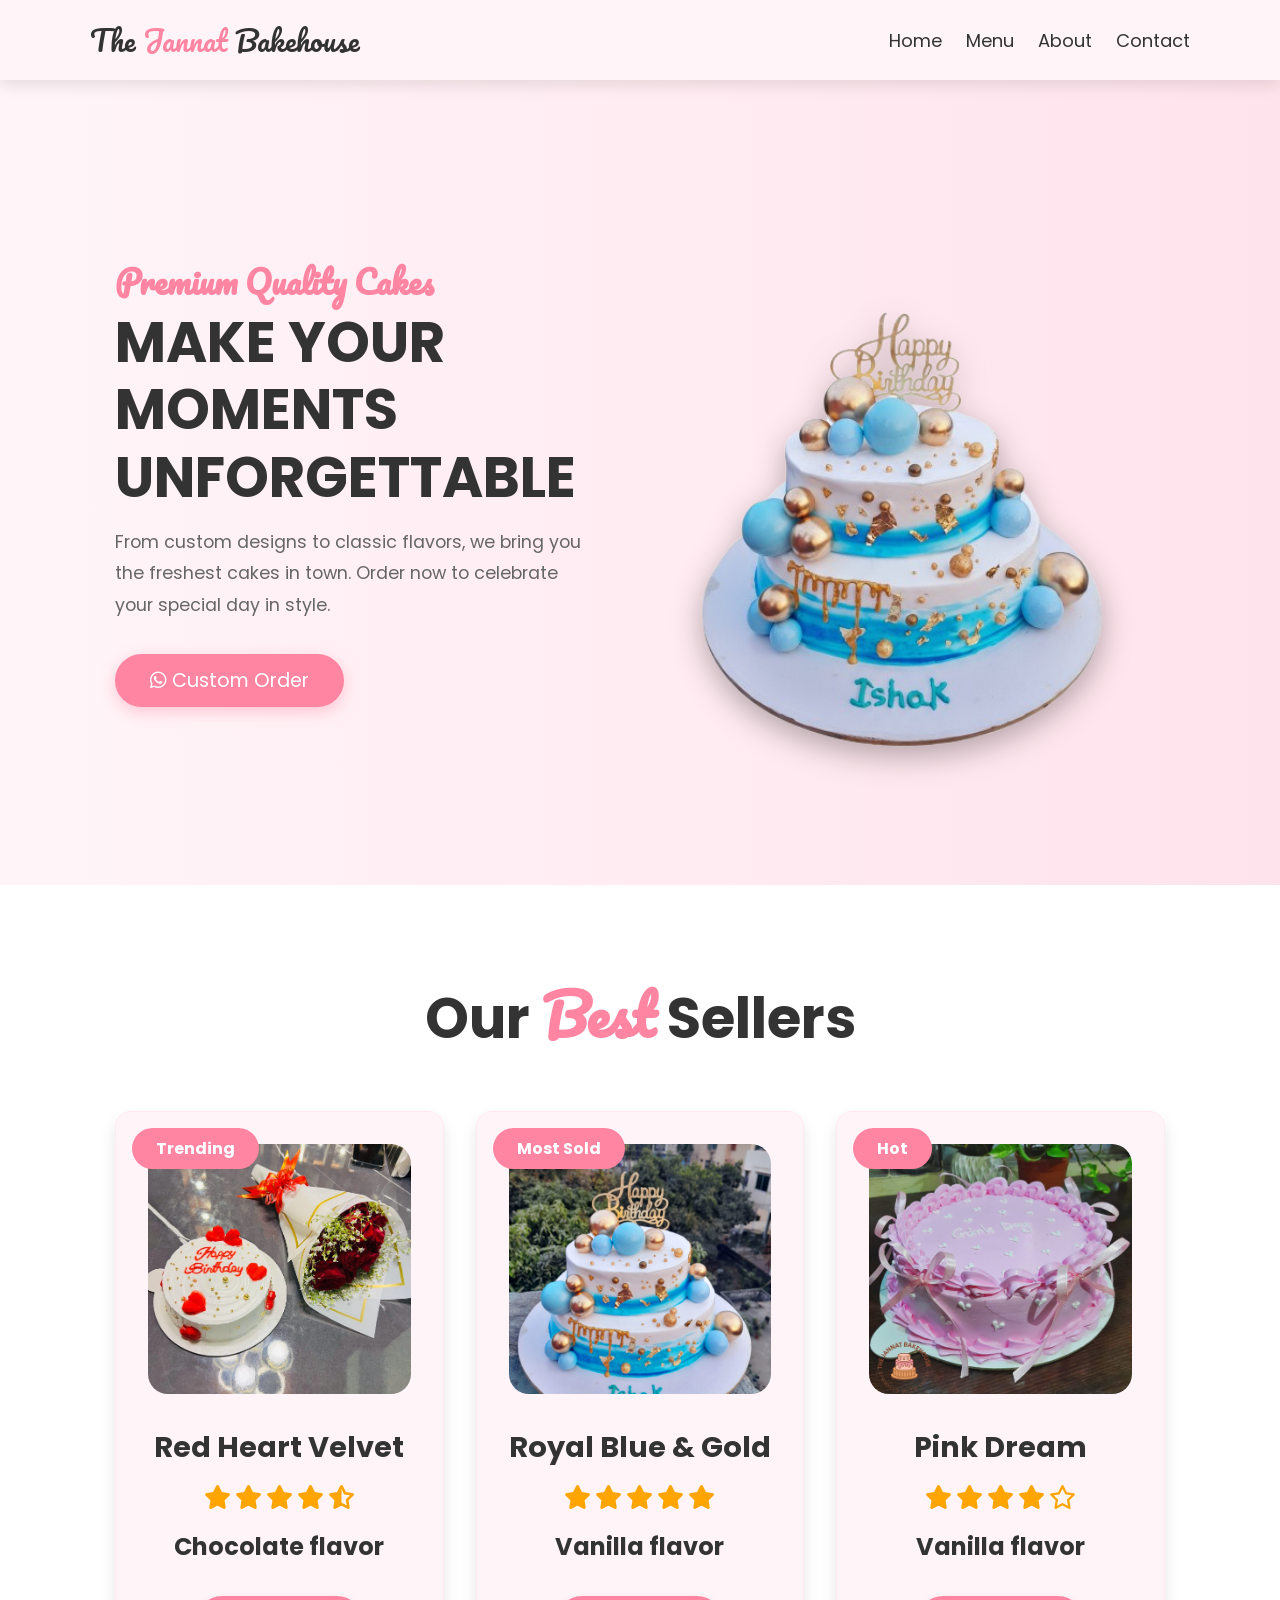
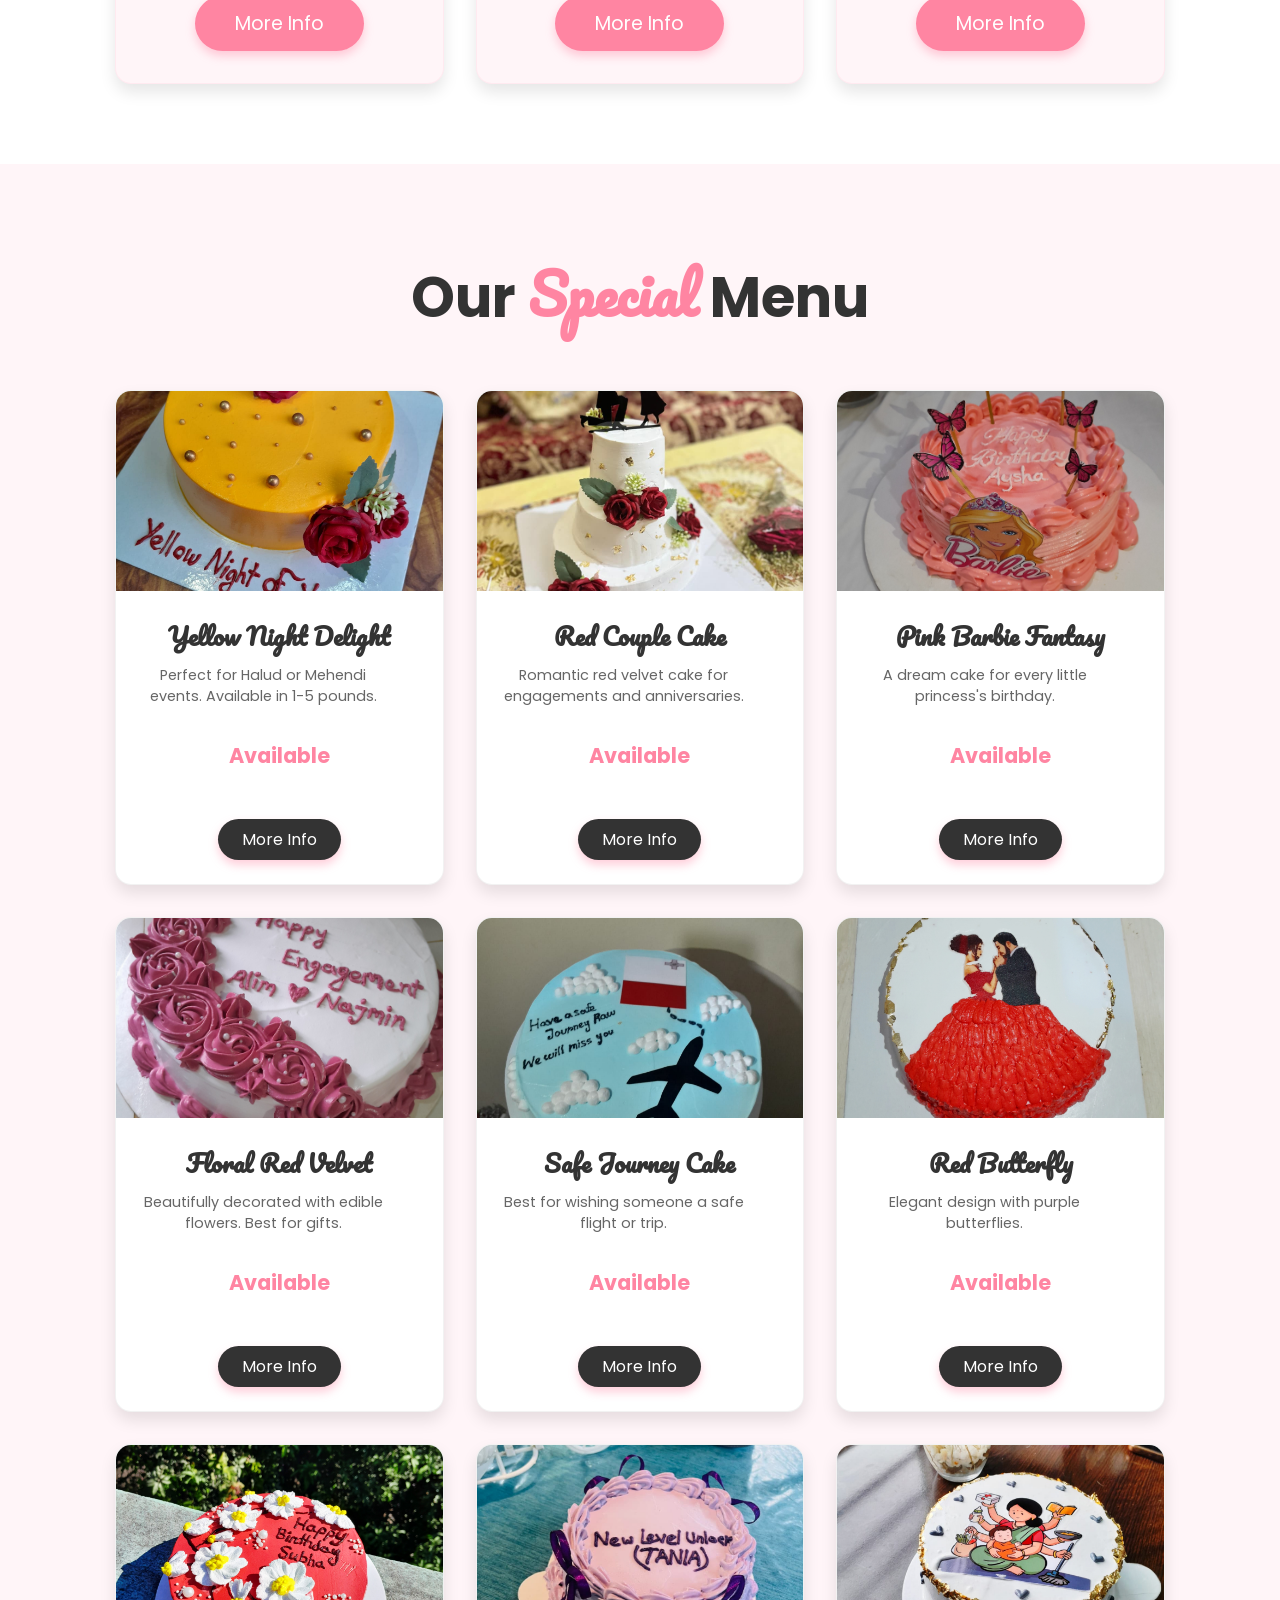
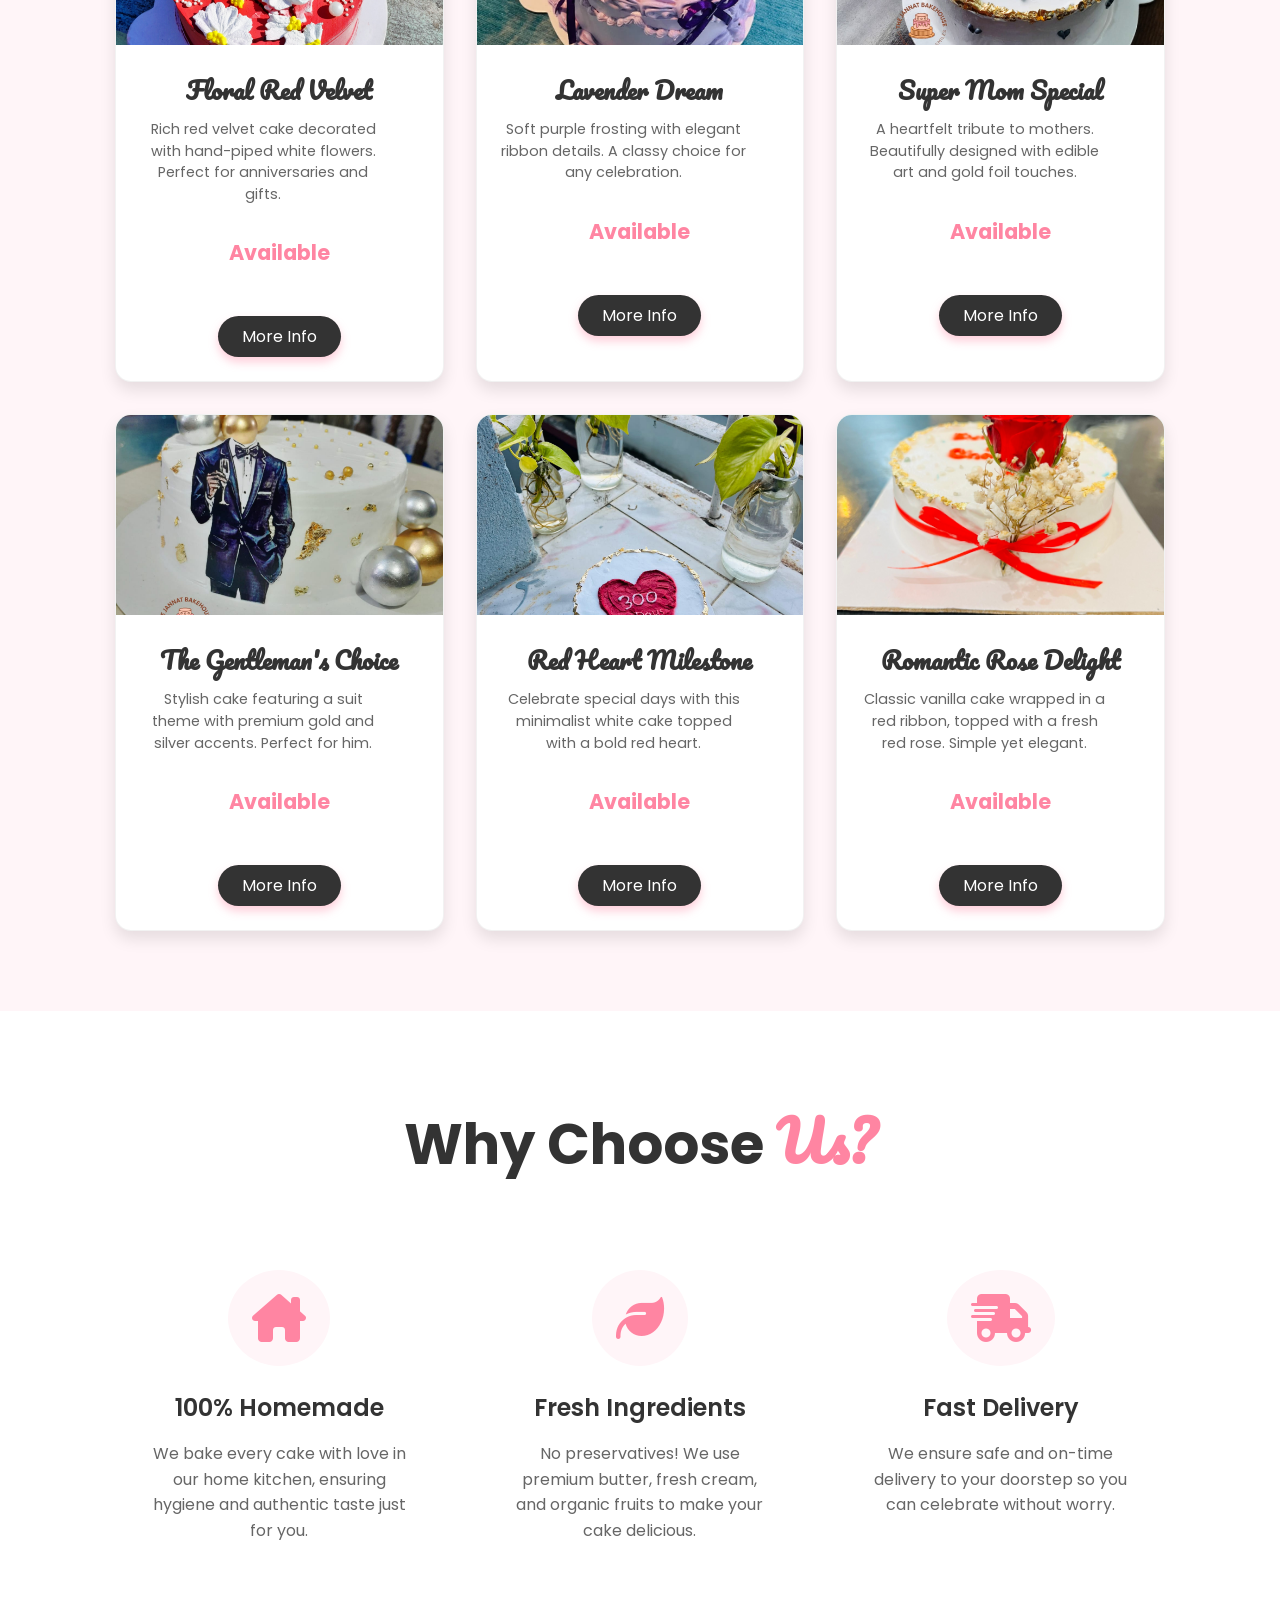
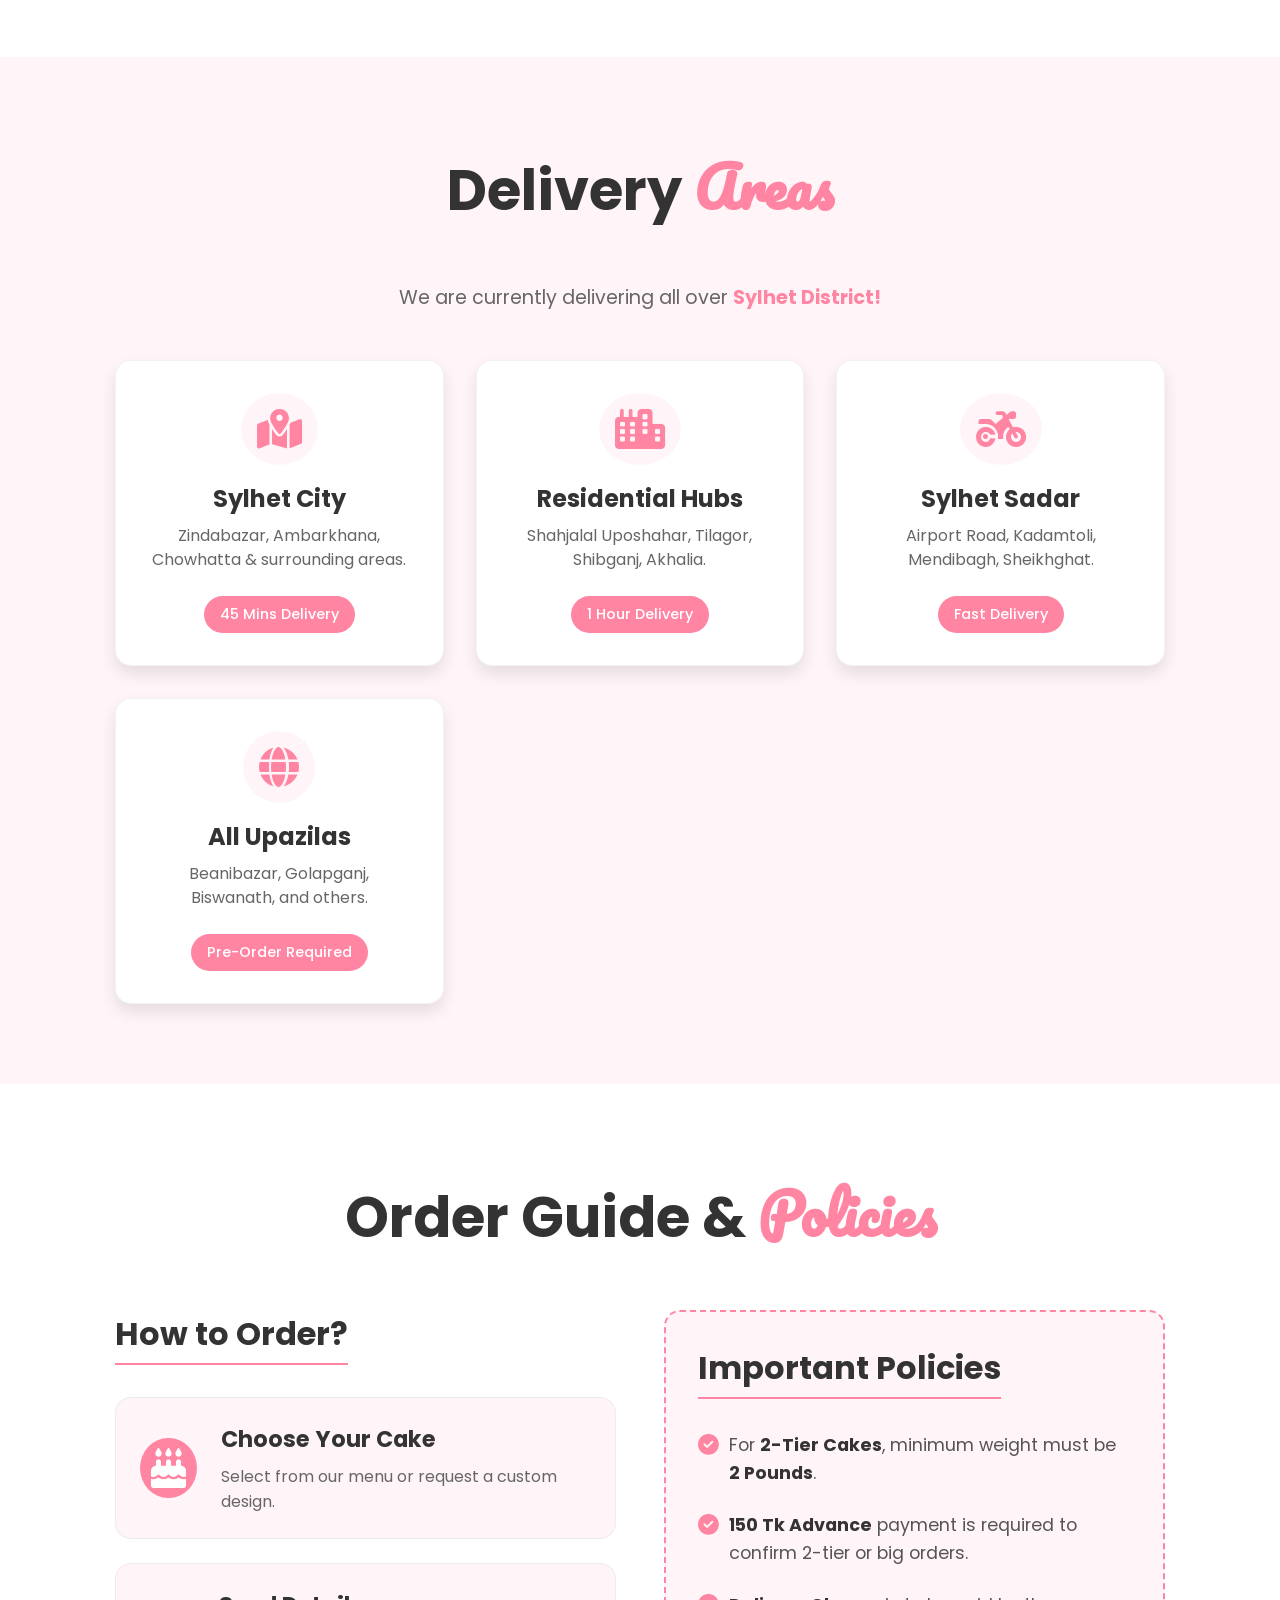
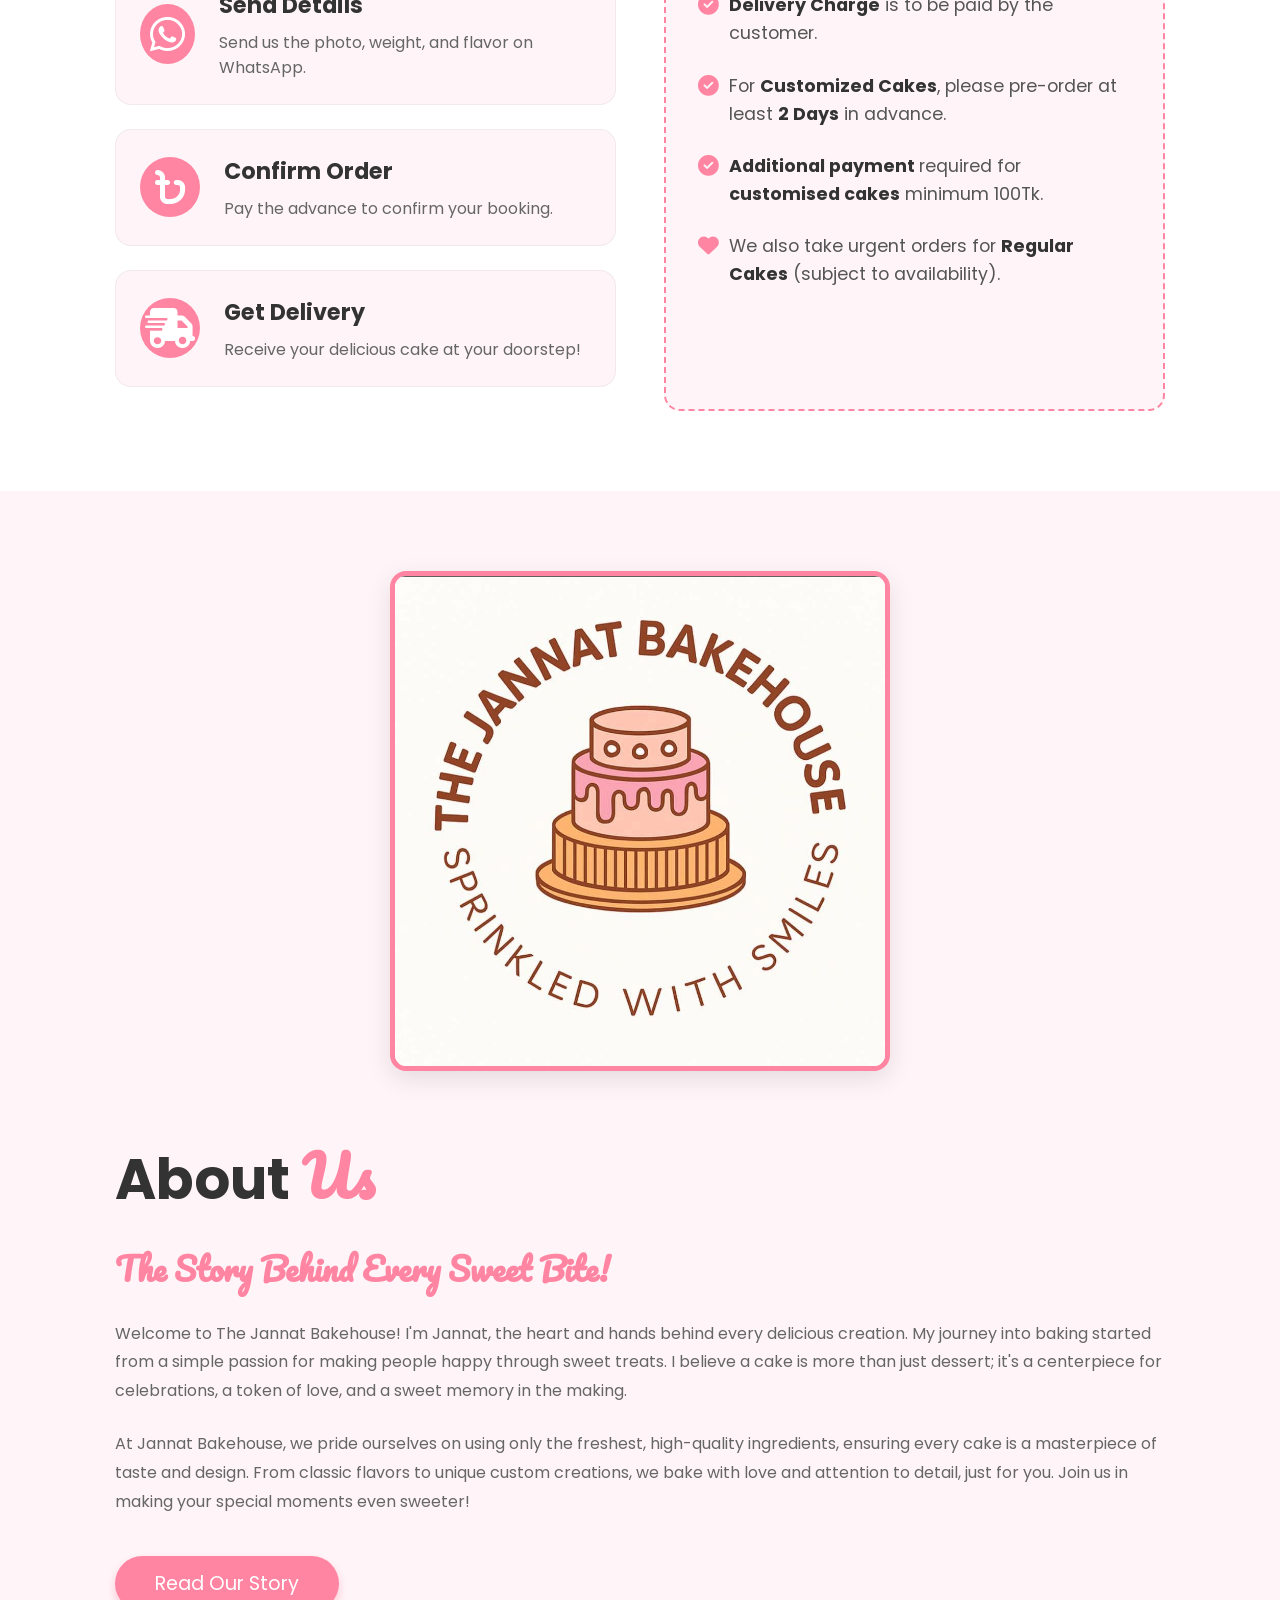
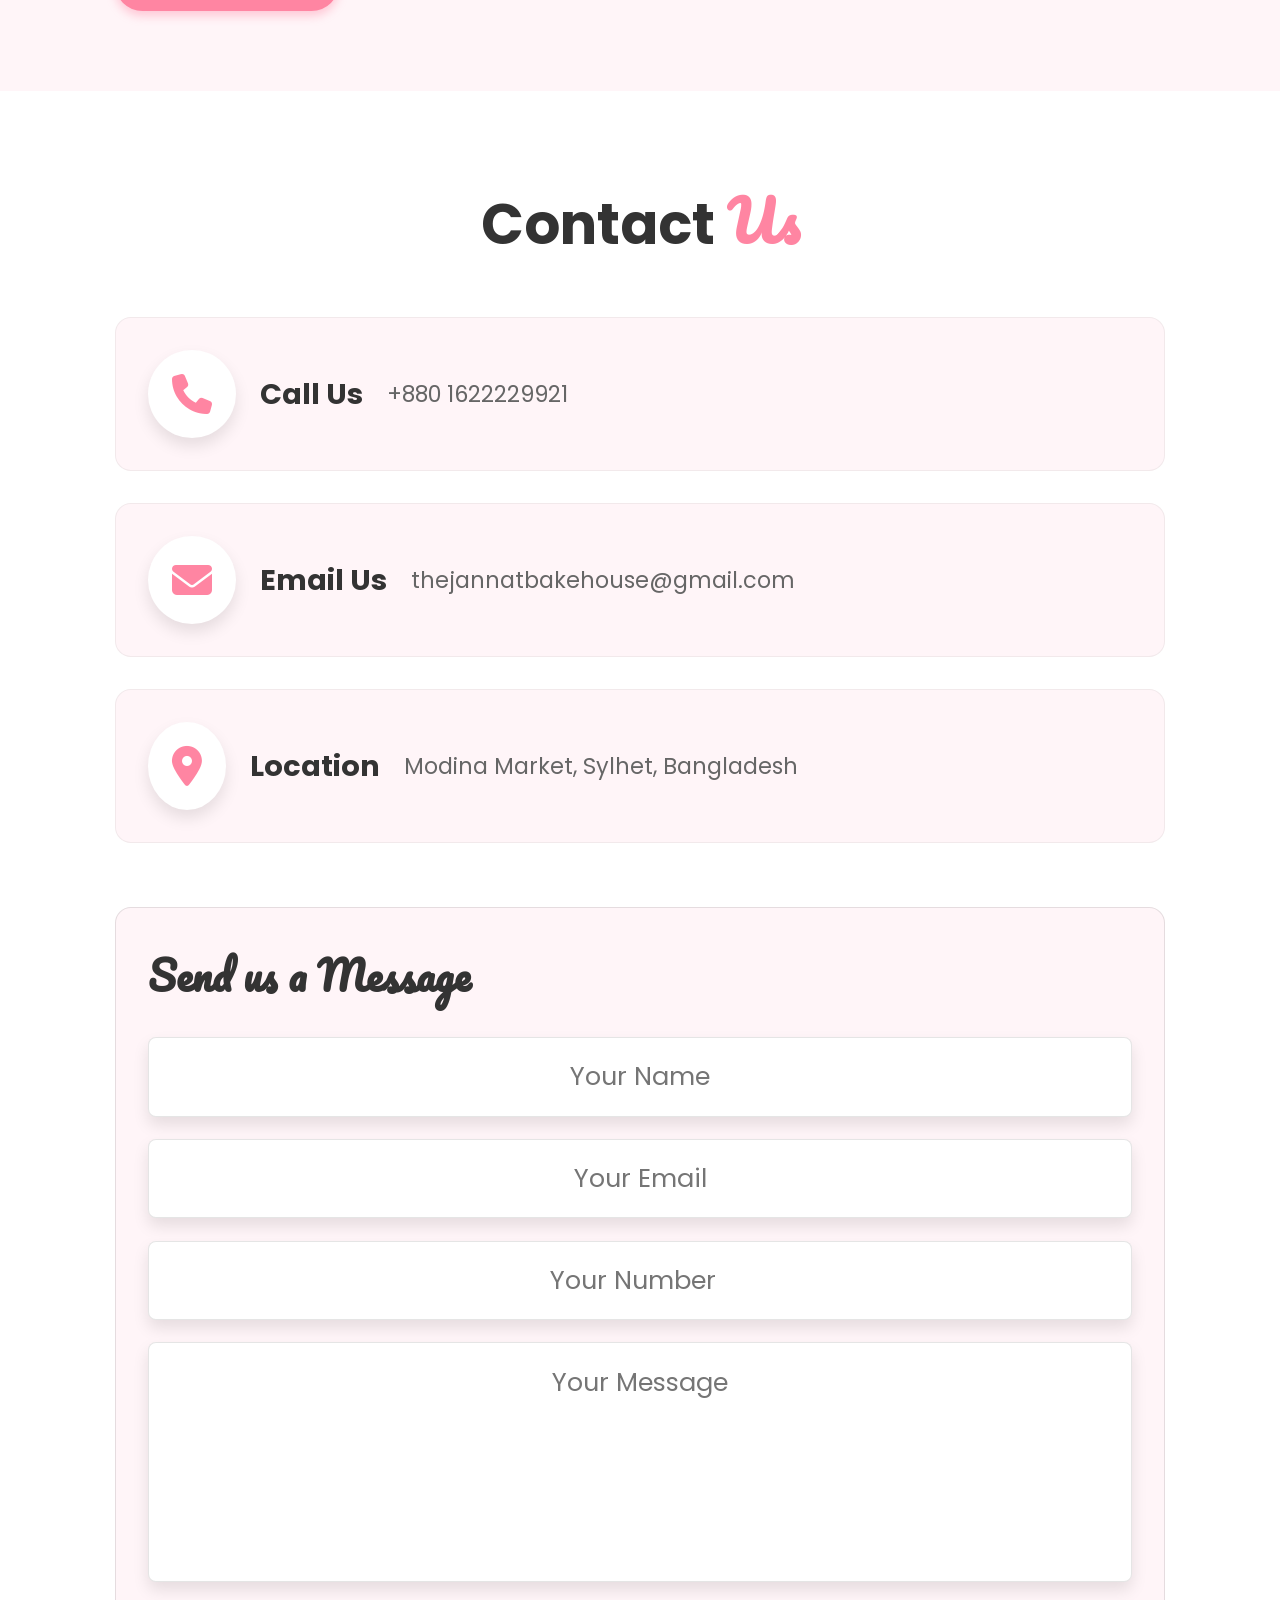
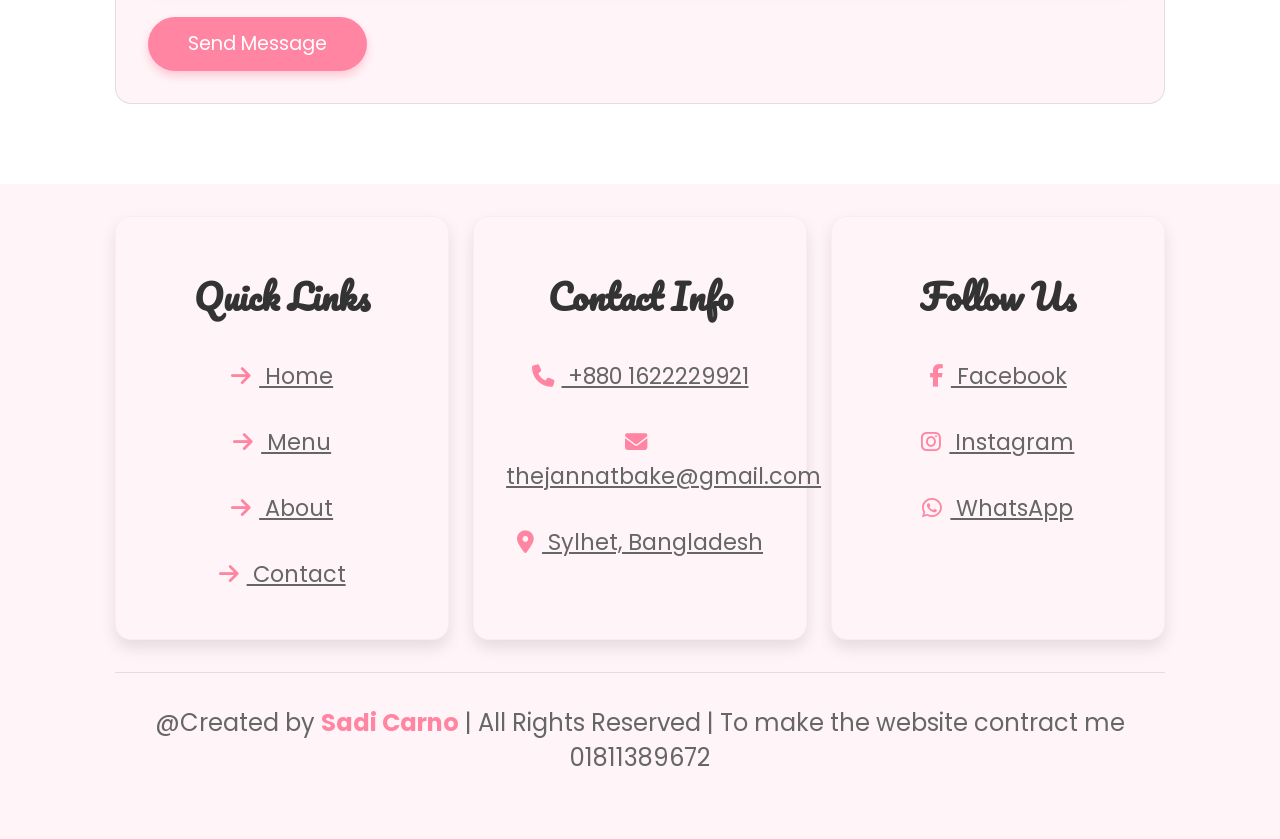
<file: index.html>
<!doctype html>
<html lang="en">
  <head>
    <meta charset="UTF-8" />
    <meta name="viewport" content="width=device-width, initial-scale=1.0" />
    <meta name="google-site-verification" content="google17ef646cf0bfee9e" />
    <title>The Jannat Bakehouse</title>
    <link rel="stylesheet" href="style.css" />
    <!-- FontAwesome -->
    <link
      rel="stylesheet"
      href="https://cdnjs.cloudflare.com/ajax/libs/font-awesome/6.5.1/css/all.min.css"
    />
    <!-- Google Fonts -->
    <link
      href="https://fonts.googleapis.com/css2?family=Pacifico&family=Poppins:wght@300;400;500;600;700&display=swap"
      rel="stylesheet"
    />
    <link rel="icon" href="cakelogo.jpeg" type="image/png" />
    <>
    <meta charset="UTF-8" />
    <meta name="viewport" content="width=device-width, initial-scale=1.0" />

    <!-- ১. টাইটেল (সবচেয়ে গুরুত্বপূর্ণ) -->
    <title>The Jannat Bakehouse | Best Homemade Cake in Sylhet</title>

    <!-- ২. মেটা ডেসক্রিপশন (সার্চ রেজাল্টে যা লেখা থাকে) -->
    <meta
      name="description"
      content="Order delicious homemade cakes in Sylhet from The Jannat Bakehouse. We offer birthday cakes, wedding cakes, and custom designs with home delivery. 100% fresh and hygienic."
    />

    <!-- ৩. কি-ওয়ার্ডস (মানুষ যা লিখে সার্চ করে) -->
    <meta
      name="keywords"
      content="Cake in Sylhet, Homemade Cake, Birthday Cake Sylhet, Jannat Bakehouse, Online Cake Order, Wedding Cake, Custom Cake Sylhet"
    />

    <!-- ৪. অথর (মালিকের নাম) -->
    <meta name="author" content="The Jannat Bakehouse" />

    <!-- ৫. সোশ্যাল মিডিয়া প্রিভিউ (ফেসবুকে লিংক শেয়ার করলে যা দেখাবে) -->
    <meta
      property="og:title"
      content="The Jannat Bakehouse - Premium Cakes in Sylhet"
    />
    <meta
      property="og:description"
      content="Order the best homemade cakes online. Fresh, delicious, and customized just for you."
    />
    <meta
      property="og:image"
      content="https://mashababy14-cmyk.github.io/Thejannat-bakehouse/hero%20png.png"
    />
    <meta
      property="og:url"
      content="https://mashababy14-cmyk.github.io/Thejannat-bakehouse/"
    />

    <!-- আইকন এবং স্টাইল লিংক -->
    <link rel="icon" href="cakelogo.jpeg" type="image/png" />
    <link rel="stylesheet" href="style.css" />
    <!-- ... বাকি লিংকগুলো ... -->
  </head>
  <body>
    <!-- Preloader Section -->
    <div id="preloader">
      <div class="welcome-text">
        <h3>Welcome to</h3>
        <h1>The <span>Jannat</span> Bakehouse</h1>
        <div class="loader-line"></div>
      </div>
    </div>
    <!-- Navbar -->
    <header class="header">
      <div class="logo">
        <a href="index.html">The <span id="pink">Jannat</span> Bakehouse</a>
      </div>

      <nav class="navbar">
        <a href="index.html">Home</a>
        <a href="index.html#menu">Menu</a>
        <a href="index.html#about">About</a>
        <a href="index.html#contact">Contact</a>
      </nav>
    </header>
    <!-- Hero Section -->
    <section class="hero" id="home">
      <!-- বাম পাশ: লেখা -->
      <div class="content">
        <h3>Premium Quality Cakes</h3>
        <h1>Make Your Moments Unforgettable</h1>
        <p>
          From custom designs to classic flavors, we bring you the freshest
          cakes in town. Order now to celebrate your special day in style.
        </p>
        <button type="button" class="btnhero">
          <a
            href="https://wa.me/8801622229921?text=I want to order this cake"
            class="btn-whatsapp"
          >
            <i class="fa-brands fa-whatsapp"></i> Custom Order
          </a>
        </button>
      </div>

      <!-- ডান পাশ: ছবি -->
      <div class="imagehero">
        <img src="hero png.png" alt="Delicious Cake" />
      </div>
    </section>

    <!-- best sell cake work -->

    <section class="best-seller" id="bestseller">
      <!-- সেকশন হেডিং -->
      <h2 class="heading">Our <span>Best</span> Sellers</h2>

      <div class="box-container">
        <!-- কার্ড ১ -->
        <div class="box">
          <span class="badge">Trending</span>
          <!-- ইমেজ ডিভ (সিএসএস দিয়ে ছবি আসবে) -->
          <div class="cake-img cake-1"></div>

          <h3>Red Heart Velvet</h3>
          <div class="stars">
            <i class="fa-solid fa-star"></i>
            <i class="fa-solid fa-star"></i>
            <i class="fa-solid fa-star"></i>
            <i class="fa-solid fa-star"></i>
            <i class="fa-solid fa-star-half-stroke"></i>
          </div>
          <div class="price">Chocolate flavor</div>
          <button
            class="btn"
            onclick="
              showDetails(
                'tranding.jpeg',
                'Red Heart Velvet',
                '750 Tk / pound',
                'Available weight and flavor .',
              )
            "
          >
            More Info
          </button>
        </div>
        <!-- বাটন (এখন মোর ইনফো) -->

        <!-- কার্ড ২ -->
        <div class="box">
          <span class="badge">Most Sold</span>
          <div class="cake-img cake-2"></div>

          <h3>Royal Blue & Gold</h3>
          <div class="stars">
            <i class="fa-solid fa-star"></i>
            <i class="fa-solid fa-star"></i>
            <i class="fa-solid fa-star"></i>
            <i class="fa-solid fa-star"></i>
            <i class="fa-solid fa-star"></i>
          </div>
          <div class="price">Vanilla flavor</div>
          <button
            class="btn"
            onclick="
              showDetails(
                'most sell.jpeg',
                'Royal Blue & Gold',
                '1400 Tk',
                'Available weight and flavor ',
              )
            "
          >
            More Info
          </button>
        </div>

        <!-- কার্ড ৩ -->
        <div class="box">
          <span class="badge">Hot</span>
          <div class="cake-img cake-3"></div>

          <h3>Pink Dream</h3>
          <div class="stars">
            <i class="fa-solid fa-star"></i>
            <i class="fa-solid fa-star"></i>
            <i class="fa-solid fa-star"></i>
            <i class="fa-solid fa-star"></i>
            <i class="fa-regular fa-star"></i>
          </div>
          <div class="price">Vanilla flavor</div>

          <button
            class="btn"
            onclick="
              showDetails(
                'hot.jpeg',
                'Pink Dream',
                '950 Tk / pound',
                'Available weight and flavor.',
              )
            "
          >
            More Info
          </button>
        </div>
      </div>
    </section>
    <!-- mwnu work -->

    <!-- Menu Section (Updated with JS Logic) -->
    <section class="menu" id="menu">
      <h2 class="heading">Our <span>Special</span> Menu</h2>

      <div class="menu-container">
        <!-- কেক ১ -->
        <div class="menu-box">
          <div class="image">
            <img src="menu2.jpeg" alt="Yellow Night Cake" />
          </div>
          <div class="content">
            <h3>Yellow Night Delight</h3>
            <p>Perfect for Halud or Mehendi events. Available in 1-5 pounds.</p>
            <div class="price">Available</div>
            <!-- 👇 JS Logic Added Here -->
            <button
              class="btn"
              onclick="
                showDetails(
                  'menu2.jpeg',
                  'Yellow Night Delight',
                  '800 Tk / pound',
                  'Perfect for Halud or Mehendi events. Available in 1-5 pounds.',
                )
              "
            >
              More Info
            </button>
          </div>
        </div>

        <!-- কেক ২ -->
        <div class="menu-box">
          <div class="image">
            <img src="menu1.jpeg" alt="Red Engagement Cake" />
          </div>
          <div class="content">
            <h3>Red Couple Cake</h3>
            <p>Romantic red velvet cake for engagements and anniversaries.</p>
            <div class="price">Available</div>
            <button
              class="btn"
              onclick="
                showDetails(
                  'menu1.jpeg',
                  'Red Couple Cake',
                  '1200 Tk / pound',
                  'Romantic red velvet cake for engagements and anniversaries.',
                )
              "
            >
              More Info
            </button>
          </div>
        </div>

        <!-- কেক ৩ -->
        <div class="menu-box">
          <div class="image">
            <img src="menu4.jpg" alt="Barbie Cake" />
          </div>
          <div class="content">
            <h3>Pink Barbie Fantasy</h3>
            <p>A dream cake for every little princess's birthday.</p>
            <div class="price">Available</div>
            <button
              class="btn"
              onclick="
                showDetails(
                  'menu4.jpg',
                  'Pink Barbie Fantasy',
                  '1000 Tk / pound',
                  'A dream cake for every little princess\'s birthday.',
                )
              "
            >
              More Info
            </button>
          </div>
        </div>

        <!-- কেক ৪ -->
        <div class="menu-box">
          <div class="image">
            <img src="menu5.jpg" alt="Red Flower Cake" />
          </div>
          <div class="content">
            <h3>Floral Red Velvet</h3>
            <p>Beautifully decorated with edible flowers. Best for gifts.</p>
            <div class="price">Available</div>
            <button
              class="btn"
              onclick="
                showDetails(
                  'menu5.jpg',
                  'Floral Red Velvet',
                  '900 Tk / pound',
                  'Beautifully decorated with edible flowers. Best for gifts.',
                )
              "
            >
              More Info
            </button>
          </div>
        </div>

        <!-- কেক ৫ -->
        <div class="menu-box">
          <div class="image">
            <img src="menu3.jpeg" alt="Travel Theme Cake" />
          </div>
          <div class="content">
            <h3>Safe Journey Cake</h3>
            <p>Best for wishing someone a safe flight or trip.</p>
            <div class="price">Available</div>
            <button
              class="btn"
              onclick="
                showDetails(
                  'menu3.jpeg',
                  'Safe Journey Cake',
                  '1100 Tk / pound',
                  'Best for wishing someone a safe flight or trip.',
                )
              "
            >
              More Info
            </button>
          </div>
        </div>

        <!-- কেক ৬ -->
        <div class="menu-box">
          <div class="image">
            <img src="menu7.jpg" alt="Butterfly Cake" />
          </div>
          <div class="content">
            <h3>Red Butterfly</h3>
            <p>Elegant design with purple butterflies.</p>
            <div class="price">Available</div>
            <button
              class="btn"
              onclick="
                showDetails(
                  'menu7.jpg',
                  'red Butterfly',
                  '950 Tk / pound',
                  'Elegant design with purple butterflies.',
                )
              "
            >
              More Info
            </button>
          </div>
        </div>

        <div class="menu-box">
          <div class="image">
            <img src="menu8.jpg" alt="Travel Theme Cake" />
          </div>
          <div class="content">
            <h3>Floral Red Velvet</h3>
            <p>
              Rich red velvet cake decorated with hand-piped white flowers.
              Perfect for anniversaries and gifts.
            </p>
            <div class="price">Available</div>
            <button
              class="btn"
              onclick="
                showDetails(
                  'menu8.jpg',
                  'Floral Red Velvet',
                  '1100 Tk / pound',
                  'Best for wishing someone a safe flight or trip.',
                )
              "
            >
              More Info
            </button>
          </div>
        </div>
        <div class="menu-box">
          <div class="image">
            <img src="menu12.jpeg" alt="Lavender Dream" />
          </div>
          <div class="content">
            <h3>Lavender Dream</h3>
            <p>
              Soft purple frosting with elegant ribbon details. A classy choice
              for any celebration.
            </p>
            <div class="price">Available</div>
            <button
              class="btn"
              onclick="
                showDetails(
                  'menu12.jpeg',
                  'Lavender Dream',
                  '1100 Tk / pound',
                  'Soft purple frosting with elegant ribbon details. A classy choice for any celebration.',
                )
              "
            >
              More Info
            </button>
          </div>
        </div>
        <div class="menu-box">
          <div class="image">
            <img src="menu13.jpeg" alt="Super Mom Special" />
          </div>
          <div class="content">
            <h3>Super Mom Special</h3>
            <p>
              A heartfelt tribute to mothers. Beautifully designed with edible
              art and gold foil touches.
            </p>
            <div class="price">Available</div>
            <button
              class="btn"
              onclick="
                showDetails(
                  'menu13.jpeg',
                  ' Super Mom Special',
                  '1100 Tk / pound',
                  'A heartfelt tribute to mothers. Beautifully designed with edible art and gold foil touches.',
                )
              "
            >
              More Info
            </button>
          </div>
        </div>
        <div class="menu-box">
          <div class="image">
            <img src="menu14.jpeg" alt="The Gentleman's Choice" />
          </div>
          <div class="content">
            <h3>The Gentleman's Choice</h3>
            <p>
              Stylish cake featuring a suit theme with premium gold and silver
              accents. Perfect for him.
            </p>
            <div class="price">Available</div>
            <button
              class="btn"
              onclick="
                showDetails(
                  'menu14.jpeg',
                  'The Gentlemans Choice',
                  '1100 Tk / pound',
                  'Stylish cake featuring a suit theme with premium gold and silver accents. Perfect for him.',
                )
              "
            >
              More Info
            </button>
          </div>
        </div>
        <div class="menu-box">
          <div class="image">
            <img src="menu15.jpeg" alt="Red Heart Milestone" />
          </div>
          <div class="content">
            <h3>Red Heart Milestone</h3>
            <p>
              Celebrate special days with this minimalist white cake topped with
              a bold red heart.
            </p>
            <div class="price">Available</div>
            <button
              class="btn"
              onclick="
                showDetails(
                  'menu15.jpeg',
                  ' Red Heart Milestone',
                  '1100 Tk / pound',
                  'Celebrate special days with this minimalist white cake topped with a bold red heart.',
                )
              "
            >
              More Info
            </button>
          </div>
        </div>

        <div class="menu-box">
          <div class="image">
            <img src="menu9.jpg" alt="Romantic Rose Delight" />
          </div>
          <div class="content">
            <h3>Romantic Rose Delight</h3>
            <p>
              Classic vanilla cake wrapped in a red ribbon, topped with a fresh
              red rose. Simple yet elegant.
            </p>
            <div class="price">Available</div>
            <button
              class="btn"
              onclick="
                showDetails(
                  'menu9.jpg',
                  ' Romantic Rose Delight',
                  '1100 Tk / pound',
                  'Classic vanilla cake wrapped in a red ribbon, topped with a fresh red rose. Simple yet elegant.',
                )
              "
            >
              More Info
            </button>
          </div>
        </div>
      </div>
    </section>
    <!-- I chose us section  -->

    <section class="why-us" id="about">
      <h2 class="heading">Why Choose <span>Us?</span></h2>

      <div class="why-container">
        <!-- বৈশিষ্ট্য ১ -->
        <div class="why-box">
          <i class="fa-solid fa-house-chimney"></i>
          <h3>100% Homemade</h3>
          <p>
            We bake every cake with love in our home kitchen, ensuring hygiene
            and authentic taste just for you.
          </p>
        </div>

        <!-- বৈশিষ্ট্য ২ -->
        <div class="why-box">
          <i class="fa-solid fa-leaf"></i>
          <h3>Fresh Ingredients</h3>
          <p>
            No preservatives! We use premium butter, fresh cream, and organic
            fruits to make your cake delicious.
          </p>
        </div>

        <!-- বৈশিষ্ট্য ৩ -->
        <div class="why-box">
          <i class="fa-solid fa-truck-fast"></i>
          <h3>Fast Delivery</h3>
          <p>
            We ensure safe and on-time delivery to your doorstep so you can
            celebrate without worry.
          </p>
        </div>
      </div>
    </section>

    <!-- Service area work  -->

    <!-- Service Area Section -->
    <section class="service" id="service">
      <h2 class="heading">Delivery <span>Areas</span></h2>
      <!-- সাব-হেডিং দিয়ে বুঝিয়ে দিলাম পুরো সিলেট -->
      <p class="sub-heading">
        We are currently delivering all over <span>Sylhet District!</span>
      </p>

      <div class="service-container">
        <!-- এরিয়া ১: মেইন টাউন -->
        <div class="service-box">
          <i class="fa-solid fa-map-location-dot"></i>
          <h3>Sylhet City</h3>
          <p>Zindabazar, Ambarkhana, Chowhatta & surrounding areas.</p>
          <span class="delivery-time">45 Mins Delivery</span>
        </div>

        <!-- এরিয়া ২: আবাসিক এলাকা -->
        <div class="service-box">
          <i class="fa-solid fa-city"></i>
          <h3>Residential Hubs</h3>
          <p>Shahjalal Uposhahar, Tilagor, Shibganj, Akhalia.</p>
          <span class="delivery-time">1 Hour Delivery</span>
        </div>

        <!-- এরিয়া ৩: সদর -->
        <div class="service-box">
          <i class="fa-solid fa-motorcycle"></i>
          <h3>Sylhet Sadar</h3>
          <p>Airport Road, Kadamtoli, Mendibagh, Sheikhghat.</p>
          <span class="delivery-time">Fast Delivery</span>
        </div>

        <!-- এরিয়া ৪: পুরো জেলা -->
        <div class="service-box">
          <i class="fa-solid fa-globe"></i>
          <h3>All Upazilas</h3>
          <p>Beanibazar, Golapganj, Biswanath, and others.</p>
          <span class="delivery-time">Pre-Order Required</span>
        </div>
      </div>
    </section>

    <!-- Order Guide & Policy Section -->
    <section class="order-guide" id="order">
      <h2 class="heading">Order Guide & <span>Policies</span></h2>

      <div class="guide-container">
        <!-- বাম পাশ: কিভাবে অর্ডার করবেন -->
        <div class="steps-container">
          <h3 class="title">How to Order?</h3>

          <div class="step">
            <i class="fa-solid fa-cake-candles"></i>
            <div>
              <h4>Choose Your Cake</h4>
              <p>Select from our menu or request a custom design.</p>
            </div>
          </div>

          <div class="step">
            <i class="fa-brands fa-whatsapp"></i>
            <div>
              <h4>Send Details</h4>
              <p>Send us the photo, weight, and flavor on WhatsApp.</p>
            </div>
          </div>

          <div class="step">
            <i class="fa-solid fa-bangladeshi-taka-sign"></i>
            <div>
              <h4>Confirm Order</h4>
              <p>Pay the advance to confirm your booking.</p>
            </div>
          </div>

          <div class="step">
            <i class="fa-solid fa-truck-fast"></i>
            <div>
              <h4>Get Delivery</h4>
              <p>Receive your delicious cake at your doorstep!</p>
            </div>
          </div>
        </div>

        <!-- ডান পাশ: পলিসি বা নিয়ম -->
        <div class="policy-container">
          <h3 class="title">Important Policies</h3>

          <ul>
            <li>
              <i class="fa-solid fa-circle-check"></i>
              <span
                >For <strong>2-Tier Cakes</strong>, minimum weight must be
                <strong>2 Pounds</strong>.</span
              >
            </li>
            <li>
              <i class="fa-solid fa-circle-check"></i>
              <span
                ><strong>150 Tk Advance</strong> payment is required to confirm
                2-tier or big orders.</span
              >
            </li>
            <li>
              <i class="fa-solid fa-circle-check"></i>
              <span
                ><strong>Delivery Charge</strong> is to be paid by the
                customer.</span
              >
            </li>
            <li>
              <i class="fa-solid fa-circle-check"></i>
              <span
                >For <strong>Customized Cakes</strong>, please pre-order at
                least <strong>2 Days</strong> in advance.</span
              >
            </li>
            <li>
              <i class="fa-solid fa-circle-check"></i>
              <span>
                <strong> Additional payment </strong> required for
                <strong>customised cakes</strong> minimum 100Tk.</span
              >
            </li>
            <li>
              <i class="fa-solid fa-heart"></i>
              <span
                >We also take urgent orders for
                <strong>Regular Cakes</strong> (subject to availability).</span
              >
            </li>
          </ul>
        </div>
      </div>
    </section>

    <!-- About us section what? Oh sorry, what?  -->

    <!-- About Us Section -->
    <section class="about" id="about">
      <!-- বাম পাশ: ছবি -->
      <div class="about-image">
        <!-- এখানে তোমার বোনের ছবি দাও -->
        <img src="cakelogo.jpeg" alt="About Our Baker" />
      </div>

      <!-- ডান পাশ: লেখা -->
      <div class="about-content">
        <h2 class="heading">About <span>Us</span></h2>
        <h3>The Story Behind Every Sweet Bite!</h3>
        <p>
          Welcome to The Jannat Bakehouse! I'm Jannat, the heart and hands
          behind every delicious creation. My journey into baking started from a
          simple passion for making people happy through sweet treats. I believe
          a cake is more than just dessert; it's a centerpiece for celebrations,
          a token of love, and a sweet memory in the making.
        </p>
        <p>
          At Jannat Bakehouse, we pride ourselves on using only the freshest,
          high-quality ingredients, ensuring every cake is a masterpiece of
          taste and design. From classic flavors to unique custom creations, we
          bake with love and attention to detail, just for you. Join us in
          making your special moments even sweeter!
        </p>
        <a href="#" class="btn">Read Our Story</a>
        <!-- টিম না থাকলে "Read Our Story" দিতে পারো -->
      </div>
    </section>
    <!-- Contract Section and Footer Section work  -->
    <!-- Contact Section -->
    <section class="contact" id="contact">
      <h2 class="heading">Contact <span>Us</span></h2>
      <div class="contact-container">
        <!-- বাম পাশ: ইনফরমেশন -->
        <div class="contact-info">
          <div class="info-box">
            <i class="fa-solid fa-phone"></i>
            <h3>Call Us</h3>
            <p>+880 1622229921</p>
          </div>
          <div class="info-box">
            <i class="fa-solid fa-envelope"></i>
            <h3>Email Us</h3>
            <p>thejannatbakehouse@gmail.com</p>
          </div>

          <div class="info-box">
            <i class="fa-solid fa-location-dot"></i>
            <h3>Location</h3>
            <p>Modina Market, Sylhet, Bangladesh</p>
          </div>
        </div>

        <!-- ডান পাশ: মেসেজ ফর্ম -->
        <form action="">
          <h3>Send us a Message</h3>
          <input type="text" placeholder="Your Name" class="box" />
          <input type="email" placeholder="Your Email" class="box" />
          <input type="number" placeholder="Your Number" class="box" />
          <textarea
            name=""
            class="box"
            placeholder="Your Message"
            id=""
            cols="30"
            rows="10"
          ></textarea>
          <input type="submit" value="Send Message" class="btn" />
        </form>
      </div>
    </section>
    <!-- ফোটার সেকশন বার্থ।  -->

    <!-- Footer Section -->
    <section class="footer">
      <div class="box-container">
        <div class="box">
          <h3>Quick Links</h3>
          <a href="#home"> <i class="fa-solid fa-arrow-right"></i> Home </a>
          <a href="#menu"> <i class="fa-solid fa-arrow-right"></i> Menu </a>
          <a href="#about"> <i class="fa-solid fa-arrow-right"></i> About </a>
          <a href="#contact">
            <i class="fa-solid fa-arrow-right"></i> Contact
          </a>
        </div>

        <div class="box">
          <h3>Contact Info</h3>
          <a
            href="tel:
+880 1622229921"
            target="_blank"
          >
            <i class="fa-solid fa-phone"></i> +880 1622229921
          </a>
          <a href="mailto:thejannatbakehouse@gmail.com">
            <i class="fa-solid fa-envelope"></i> thejannatbake@gmail.com
          </a>
          <a
            href="https://www.google.com/maps/place/%E0%A6%AC%E0%A6%BE%E0%A6%82%E0%A6%B2%E0%A6%BE%E0%A6%A6%E0%A7%87%E0%A6%B6+%E0%A6%95%E0%A6%BE%E0%A6%B0%E0%A6%BF%E0%A6%97%E0%A6%B0%E0%A6%BF+%E0%A6%AA%E0%A7%8D%E0%A6%B0%E0%A6%B6%E0%A6%BF%E0%A6%95%E0%A7%8D%E0%A6%B7%E0%A6%A3+%E0%A6%93+%E0%A6%89%E0%A6%A8%E0%A7%8D%E0%A6%A8%E0%A7%9F%E0%A6%A8+%E0%A6%95%E0%A7%87%E0%A6%A8%E0%A7%8D%E0%A6%A6%E0%A7%8D%E0%A6%B0/@24.911364,91.8453006,18z/data=!4m6!3m5!1s0x3750553fadd0da89:0xd89df4eeb46940bb!8m2!3d24.9113643!4d91.8462838!16s%2Fg%2F11fpfzbng0?entry=ttu&g_ep=EgoyMDI2MDEwNy4wIKXMDSoASAFQAw%3D%3D"
            target="_blank"
          >
            <i class="fa-solid fa-location-dot"></i> Sylhet, Bangladesh
          </a>
        </div>

        <div class="box">
          <h3>Follow Us</h3>
          <a href="https://www.facebook.com/share/1BwWx9MBsq/" target="_blank">
            <i class="fa-brands fa-facebook-f"></i> Facebook
          </a>
          <a href="#"> <i class="fa-brands fa-instagram"></i> Instagram </a>
          <a
            href="https://wa.me/8801622229921?text=Hello,
I am interested in an event cake for an upcoming program.
Please share your package details and pricing.
Thank you."
            class="btn-whatsapp"
            target="_blank"
          >
            <i class="fa-brands fa-whatsapp"></i> WhatsApp
          </a>
        </div>
      </div>

      <div class="credit">
        @Created by <span>Sadi Carno</span> | All Rights Reserved | To make the website contract me 01811389672
      </div>
    </section>
    <script src="script.js"></script>
  </body>
</html>
</file>
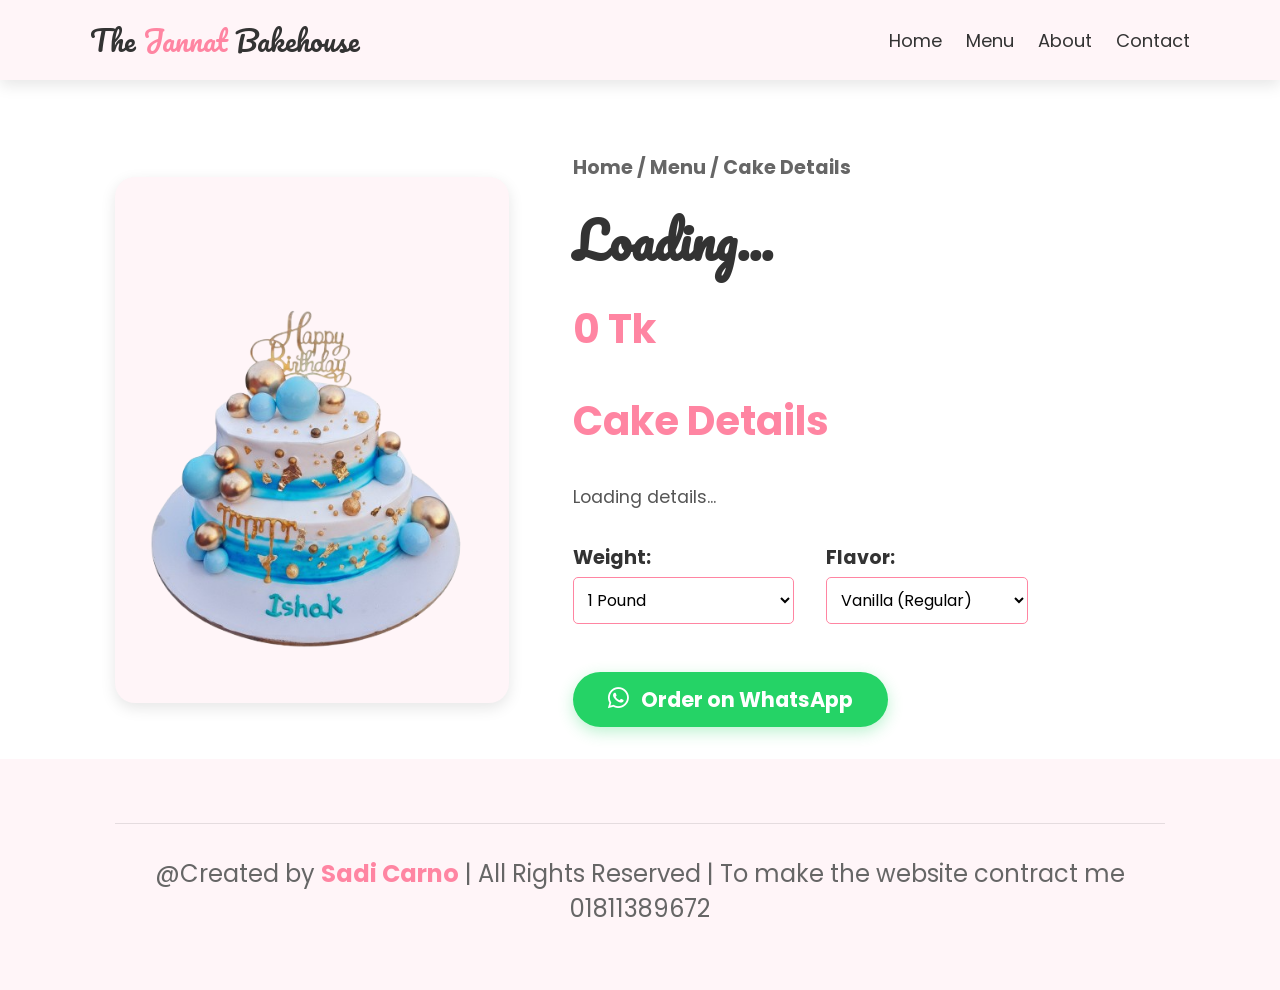
<file: product-details.html>
<!doctype html>
<html lang="en">
  <head>
    <meta charset="UTF-8" />
    <meta name="viewport" content="width=device-width, initial-scale=1.0" />
    <meta name="google-site-verification" content="google17ef646cf0bfee9e" />
    <title>Cake Details - Jannat Bakehouse</title>

    <!-- Style Link -->
    <link rel="stylesheet" href="style.css" />

    <!-- Icon & Fonts -->
    <link
      rel="stylesheet"
      href="https://cdnjs.cloudflare.com/ajax/libs/font-awesome/6.5.1/css/all.min.css"
    />
    <link
      href="https://fonts.googleapis.com/css2?family=Pacifico&family=Poppins:wght@300;400;500;600;700&display=swap"
      rel="stylesheet"
    />

    <link rel="icon" href="cakelogo.jpeg" type="image/png" />
    <>
    <meta charset="UTF-8" />
    <meta name="viewport" content="width=device-width, initial-scale=1.0" />

    <!-- ১. টাইটেল (সবচেয়ে গুরুত্বপূর্ণ) -->
    <title>The Jannat Bakehouse | Best Homemade Cake in Sylhet</title>

    <!-- ২. মেটা ডেসক্রিপশন (সার্চ রেজাল্টে যা লেখা থাকে) -->
    <meta
      name="description"
      content="Order delicious homemade cakes in Sylhet from The Jannat Bakehouse. We offer birthday cakes, wedding cakes, and custom designs with home delivery. 100% fresh and hygienic."
    />

    <!-- ৩. কি-ওয়ার্ডস (মানুষ যা লিখে সার্চ করে) -->
    <meta
      name="keywords"
      content="Cake in Sylhet, Homemade Cake, Birthday Cake Sylhet, Jannat Bakehouse, Online Cake Order, Wedding Cake, Custom Cake Sylhet"
    />

    <!-- ৪. অথর (মালিকের নাম) -->
    <meta name="author" content="The Jannat Bakehouse" />

    <!-- ৫. সোশ্যাল মিডিয়া প্রিভিউ (ফেসবুকে লিংক শেয়ার করলে যা দেখাবে) -->
    <meta
      property="og:title"
      content="The Jannat Bakehouse - Premium Cakes in Sylhet"
    />
    <meta
      property="og:description"
      content="Order the best homemade cakes online. Fresh, delicious, and customized just for you."
    />
    <meta
      property="og:image"
      content="https://mashababy14-cmyk.github.io/Thejannat-bakehouse/hero%20png.png"
    />
    <meta
      property="og:url"
      content="https://mashababy14-cmyk.github.io/Thejannat-bakehouse/"
    />

    <!-- আইকন এবং স্টাইল লিংক -->
    <link rel="icon" href="cakelogo.jpeg" type="image/png" />
    <link rel="stylesheet" href="style.css" />
    <!-- ... বাকি লিংকগুলো ... -->
  </head>
  <body>
    <!-- Navbar -->
    <header class="header">
      <div class="logo">
        <a href="index.html">The <span id="pink">Jannat</span> Bakehouse</a>
      </div>
      <nav class="navbar">
        <a href="index.html">Home</a>
        <a href="index.html#menu">Menu</a>
        <a href="index.html#about">About</a>
        <a href="index.html#contact">Contact</a>
      </nav>
      <div class="icon"><i class="fa-solid fa-bars"></i></div>
    </header>

    <!-- Product Details Section -->
    <section class="details" id="details">
      <div class="details-container">
        <!-- Left Side: Image -->
        <div class="details-img">
          <!-- Default image placeholder -->
          <img src="hero png.png" id="MainImg" alt="Cake Image" />
        </div>

        <!-- Right Side: Content -->
        <div class="details-content">
          <h4 class="category">Home / Menu / Cake Details</h4>
          <h2 id="cakeName">Loading...</h2>
          <h3 id="cakePrice">0 Tk</h3>

          <div class="description">
            <h3>Cake Details</h3>
            <p id="cakeDetails">Loading details...</p>
          </div>

          <!-- Options Select -->
          <div class="options">
            <div class="weight">
              <span>Weight: </span>
              <select id="weightSelect">
                <option value="0.5">0.5 Pound (Half Pound)</option>
                <option value="1" selected>1 Pound</option>
                <option value="1.5">1.5 Pounds</option>
                <option value="2">2 Pounds</option>
                <option value="3">3 Pounds</option>
                <option value="4">4 Pounds</option>
                <option value="5">5 Pounds</option>
              </select>
            </div>
            <div class="flavor">
              <span>Flavor: </span>
              <select id="flavorSelect">
                <option value="Vanilla">Vanilla (Regular)</option>
                <option value="Chocolate">Chocolate (+100tk)</option>
                <option value="Red Velvet">Red Velvet (+200tk)</option>
                <option value="Black Forest">Strawberry (+150tk)</option>
              </select>
            </div>
          </div>

          <!-- Order Button -->
          <!-- ডিফল্ট লিংক দেওয়া হলো, কিন্তু JS এটা আপডেট করবে -->
          <a href="#" class="btn-order" id="whatsappBtn" target="_blank">
            <i class="fa-brands fa-whatsapp"></i> Order on WhatsApp
          </a>
        </div>
      </div>
    </section>

    <!-- Footer -->
    <section class="footer">
      <div class="credit">
         @Created by <span>Sadi Carno</span> | All Rights Reserved | To make the website contract me 01811389672
      </div>
    </section>

    <!-- Scripts -->
    <script src="script.js"></script>
  </body>
</html>
</file>
<file: style.css>
/* ১. বেসিক সেটআপ */
* {
  margin: 0;
  padding: 0;
  box-sizing: border-box;
  font-family: "Poppins", sans-serif;
}

body {
  overflow-x: hidden; /* সাইড স্ক্রল বন্ধ */
}

/* ২. ন্যাভিগেশন বার */
.header {
  position: fixed;
  top: 0;
  left: 0;
  right: 0;
  z-index: 1000;
  display: flex;
  justify-content: space-between;
  align-items: center;
  background-color: #fff5f8;
  height: 80px;
  padding: 0 7%;
  box-shadow: 0px 5px 15px rgba(0, 0, 0, 0.1);
  animation: slideDown 1s ease forwards;
}

.logo a {
  font-family: "Pacifico", cursive;
  font-size: 28px;
  text-decoration: none;
  color: #333;
}

#pink {
  font-family: "Pacifico", cursive;
  color: #ff85a2;
}

.navbar a {
  font-size: 18px;
  margin-left: 20px;
  text-decoration: none;
  color: #333;
  transition: 0.3s;
}

.navbar a:hover {
  color: #ff85a2;
}

/* ===========================
   Header Icons Design (Updated)
   =========================== */

/* আইকনগুলোর কন্টেইনার */
.header-icons {
  display: flex;
  align-items: center;
  gap: 15px; /* আইকনগুলোর মাঝে ফাঁকা */
}

/* ১. লগইন আইকন ডিজাইন */
.login-btn i {
  font-size: 22px;
  color: #333;
  cursor: pointer;
  transition: 0.3s;
}

.login-btn i:hover {
  color: #ff85a2; /* পিংক কালার */
  transform: scale(1.1);
}

/* ২. মেনু আইকন (ডেস্কটপে লুকানো থাকবে) */
.icon {
  font-size: 25px;
  color: #333;
  cursor: pointer;
  display: none; /* ⚠️ ডেস্কটপে এটা দেখা যাবে না */
}

.icon:hover {
  color: #ff85a2;
}

/* ===========================
   MEDIA QUERY (Mobile Fix)
   =========================== */

@media (max-width: 768px) {
  /* মোবাইলে মেনু আইকন শো করা */
  .icon {
    display: block; /* এখন হ্যামবার্গার দেখা যাবে */
  }

  /* লগইন আইকন মোবাইলে একটু ছোট করা */
  .login-btn i {
    font-size: 20px;
  }
}
@keyframes slideDown {
  0% {
    transform: translateY(-100%);
  }
  100% {
    transform: translateY(0);
  }
}
/* ===========================
   মোবাইল রেসপন্সিভ ডিজাইন
   =========================== */
@media (max-width: 768px) {
  /* ১. আইকন দৃশ্যমান করা */
  .icon {
    display: block;
    font-size: 30px;
  }

  /* ২. ন্যাপবার বা মেনু বক্সের ডিজাইন */
  .navbar {
    position: absolute;
    top: 100%;
    left: 0;
    right: 0;
    background-color: #fff5f8;
    border-top: 1px solid rgba(0, 0, 0, 0.1);

    clip-path: polygon(0 0, 100% 0, 100% 0, 0 0);
    transition: 0.5s ease;
  }

  /* ৩. জাভাস্ক্রিপ্ট দিয়ে যখন 'active' ক্লাস যুক্ত হবে */
  .navbar.active {
    clip-path: polygon(0 0, 100% 0, 100% 100%, 0 100%);
  }

  /* ৪. লিংকগুলো নিচে নিচে সাজানো */
  .navbar a {
    display: block;
    margin: 2rem;
    font-size: 20px;
    background: #fff;
    border-radius: 5px;
    text-align: center;
    box-shadow: 0 5px 10px rgba(0, 0, 0, 0.05);
  }

  /* ৫. হোভার ইফেক্ট */
  .navbar a:hover {
    background: #ff85a2;
    color: white;
    padding-left: 20px;
  }
}
/* ৩. হিরো সেকশন (মেইন ফিক্স) */
.hero {
  margin-top: 50px;
  min-height: 90vh;
  background: linear-gradient(to right, #fff5f8, #ffe3ec);

  display: flex;
  align-items: center;
  justify-content: center;
  padding: 0 9%;
  gap: 2rem;
}

/* বাম পাশের কন্টেন্ট */
.content {
  flex: 1; /* অর্ধেক জায়গা */
}

.content h3 {
  font-family: "Pacifico", cursive;
  color: #ff85a2;
  font-size: 2rem;
  opacity: 0;
  animation: fadeInUp 1s ease forwards;
}

.content h1 {
  font-size: 3.5rem; /* ফন্ট সাইজ একটু কমালাম যাতে সুন্দর দেখায় */
  color: #333;
  line-height: 1.2; /* ⭐ টাইপো ফিক্স করা হলো (কমা তুলে ডট) */
  text-transform: uppercase;
  margin-bottom: 1rem;
  opacity: 0;
  animation: fadeInUp 1s ease forwards;
  animation-delay: 0.5s;
}

.content p {
  font-size: 1.1rem;
  color: #666;
  line-height: 1.8;
  margin-bottom: 2rem;
  padding-right: 2rem;
  opacity: 0;
  animation: fadeInUp 1s ease forwards;
  animation-delay: 1s;
}

/* বাটন */
.btnhero {
  padding: 12px 35px;
  background: #ff85a2;
  border-radius: 50px;
  border: none;
  cursor: pointer;
  box-shadow: 0 5px 15px rgba(255, 133, 162, 0.4);
  transition: 0.3s;
  opacity: 0;
  animation: fadeInUp 1s ease forwards;
  animation-delay: 1.5s;
}
.btnhero a {
  text-decoration: none;
  color: #fff;
  font-size: 1.2rem;
}

.btnhero:hover {
  transform: scale(1.05);
  background: #ff6b81;
}

/* ডান পাশের ছবি */
.imagehero {
  flex: 1; /* বাকি অর্ধেক জায়গা */
  display: flex;
  justify-content: center; /* ছবি মাঝখানে */
}

.imagehero img {
  width: 90%;
  max-width: 500px;
  filter: drop-shadow(0 10px 15px rgba(0, 0, 0, 0.3));
  animation:
    cakeAppear 1s ease forwards,
    float 4s ease-in-out infinite 1s;
}

@keyframes float {
  100% {
    transform: translateY(0px);
  }
  50% {
    transform: translateY(-20px); /* উপরে উঠবে */
  }
}
@keyframes fadeInUp {
  0% {
    opacity: 0;
    transform: translateY(50px);
  }
  100% {
    opacity: 1;
    transform: translateY(0);
  }
}
@keyframes cakeAppear {
  0% {
    transform: scale(0);
    opacity: 0;
  }
  100% {
    transform: scale(1);
    opacity: 1;
  }
}
@media (max-width: 768px) {
  .hero {
    flex-direction: column;
    height: auto;
    padding-top: 100px;
  }
  .content h1 {
    font-size: 2.5rem;
  }
  .imagehero img {
    width: 80%;
    margin-top: 30px;
  }
}
/* ========================
   Best Seller Section (CSS Image)
   ======================== */

.best-seller {
  background-color: #fff;
  padding: 5rem 9%;
}

.heading {
  text-align: center;
  font-size: 3.5rem;
  color: #333;
  margin-bottom: 3rem;
  font-family: "Poppins", sans-serif;
  font-weight: 700;
}

.heading span {
  color: #ff85a2;
  font-family: "Pacifico", cursive;
}

/* গ্রিড সিস্টেম (রেসপন্সিভ করার জন্য) */
.box-container {
  display: grid;
  /* মোবাইল, ট্যাব, ল্যাপটপ সবখানে অটোমেটিক ফিট হবে */
  grid-template-columns: repeat(auto-fit, minmax(300px, 1fr));
  gap: 2rem;
}

/* কার্ড ডিজাইন */
.box {
  position: relative;
  background: #fff5f8;
  padding: 2rem;
  border-radius: 1rem;
  box-shadow: 0 0.5rem 1rem rgba(0, 0, 0, 0.1);
  text-align: center;
  border: 1px solid rgba(255, 133, 162, 0.1);
  transition: 0.3s ease;
}

.box:hover {
  transform: translateY(-10px);
  background: #fff;
  border: 1px solid #ff85a2;
}

/* ব্যাজ ডিজাইন */
.badge {
  position: absolute;
  top: 1rem;
  left: 1rem;
  background: #ff85a2;
  color: #fff;
  padding: 0.5rem 1.5rem;
  font-size: 1rem;
  border-radius: 5rem;
  font-weight: bold;
  z-index: 10;
}

/* ---- ইমেজ এরিয়া (মেইন কাজ) ---- */
.cake-img {
  height: 250px; /* ইমেজের উচ্চতা ফিক্সড */
  width: 100%;
  border-radius: 10px;
  margin-bottom: 1rem;

  /* ছবি যাতে ব্যাকগ্রাউন্ড হিসেবে সুন্দরভাবে বসে */
  background-size: contain; /* ছবি পুরোটা দেখা যাবে */
  background-position: center;
  background-repeat: no-repeat;
  transition: 0.3s;
}

/* হোভার করলে ছবি একটু জুম হবে */
.box:hover .cake-img {
  transform: scale(1.05);
}

/* আলাদা আলাদা কেকের জন্য আলাদা ছবি */
.cake-1 {
  background-image: url("tranding.jpeg");
  background-position: center;
  background-size: cover;
  border-radius: 20px; /* তোমার প্রথম ছবির নাম */
}

.cake-2 {
  background-image: url("most sell.jpeg");
  background-position: center;
  background-size: cover;
  border-radius: 20px; /* তোমার দ্বিতীয় ছবির নাম */
}

.cake-3 {
  background-image: url("hot.jpeg");
  background-position: center;
  background-size: cover;
  border-radius: 20px; /* তোমার তৃতীয় ছবির নাম */
}

/* ---- টেক্সট ও বাটন ---- */
.box h3 {
  font-size: 1.8rem;
  color: #333;
  padding: 1rem 0;
}

.stars i {
  font-size: 1.5rem;
  color: #ffa502;
}

.price {
  font-size: 1.5rem;
  color: #333;
  font-weight: bold;
  padding: 1rem 0;
}

/* বাটন ডিজাইন (More Info) */
.btn {
  display: inline-block;
  margin-top: 1rem;
  padding: 0.8rem 2.5rem;
  background: #ff85a2;
  color: #fff;
  font-size: 1.2rem;
  border-radius: 5rem;
  cursor: pointer;
  box-shadow: 0 5px 10px rgba(255, 133, 162, 0.4);
  transition: 0.3s;
  text-decoration: none; /* লিংকের নিচের দাগ সরানোর জন্য */
  border: none;
}

.btn:hover {
  background: #ff6b81;
  transform: scale(1.05);
}

/* ========================
    Menu Section Design
   ======================== */

.menu {
  background-color: #fff5f8; /* হালকা পিংক ব্যাকগ্রাউন্ড */
  padding: 5rem 9%;
}

/* গ্রিড লেআউট (রেসপন্সিভ) */
.menu-container {
  display: grid;
  /* কার্ডগুলো একটু ছোট হবে যাতে বেশি আঁটে */
  grid-template-columns: repeat(auto-fit, minmax(270px, 1fr));
  gap: 2rem;
}

/* কার্ড ডিজাইন */
.menu-box {
  background: #fff;
  border-radius: 1rem;
  overflow: hidden; /* ছবি যাতে বাইরে না যায় */
  box-shadow: 0 0.5rem 1rem rgba(0, 0, 0, 0.1);
  transition: 0.3s ease;
  border: 1px solid rgba(0, 0, 0, 0.05);
}

.menu-box:hover {
  transform: translateY(-5px);
  box-shadow: 0 1rem 2rem rgba(0, 0, 0, 0.15);
}

/* ইমেজ এরিয়া */
.menu-box .image {
  height: 200px;
  width: 100%;
  overflow: hidden; /* জুম এফেক্টের জন্য */
}

.menu-box .image img {
  height: 100%;
  width: 100%;
  object-fit: cover; /* ছবি চ্যাপ্টা হবে না */
  transition: 0.5s ease;
}

/* হোভার করলে ছবি জুম হবে */
.menu-box:hover .image img {
  transform: scale(1.1);
}

/* টেক্সট ও কন্টেন্ট */
.menu-box .content {
  padding: 1.5rem;
  text-align: center;
}

.menu-box h3 {
  font-size: 1.5rem;
  color: #333;
  margin-bottom: 0.5rem;
}

.menu-box p {
  font-size: 0.9rem;
  color: #666;
  margin-bottom: 1rem;
  line-height: 1.5;
}

.menu-box .price {
  font-size: 1.3rem;
  color: #ff85a2; /* পিংক কালার */
  font-weight: bold;
  margin-bottom: 1rem;
}

/* বাটন (More Info) */
.menu-box .btn {
  display: inline-block;
  padding: 0.5rem 1.5rem;
  background: #333; /* মেনু বাটন কালো রাখলাম যাতে আলাদা লাগে */
  color: #fff;
  font-size: 1rem;
  border-radius: 5rem;
  cursor: pointer;
  transition: 0.3s;
}

.menu-box .btn:hover {
  background: #ff85a2; /* হোভার করলে পিংক */
  transform: scale(1.05);
}
/* I chose "About Section" work  */

/* ========================
   Why Choose Us Design
   ======================== */

.why-us {
  background-color: #fff; /* সাদা ব্যাকগ্রাউন্ড */
  padding: 5rem 9%;
}

.why-container {
  display: grid;
  /* ৩টা কলাম হবে, মোবাইল রেসপন্সিভ */
  grid-template-columns: repeat(auto-fit, minmax(250px, 1fr));
  gap: 2rem;
}

.why-box {
  text-align: center;
  padding: 2rem;
  background: #fff;
  border-radius: 1rem;
  /* শুরুতে বর্ডার থাকবে না, হোভার করলে আসবে */
  border: 1px solid transparent;
  transition: 0.3s ease;
}

/* হোভার করলে বক্সটা ফোকাস হবে */
.why-box:hover {
  box-shadow: 0 0.5rem 1rem rgba(0, 0, 0, 0.1);
  border: 1px solid #ff85a2;
  transform: translateY(-5px);
}

/* আইকন ডিজাইন */
.why-box i {
  font-size: 3rem;
  color: #ff85a2; /* পিংক আইকন */
  background: #fff5f8; /* আইকনের পেছনে হালকা গোল্লা */
  padding: 1.5rem;
  border-radius: 50%;
  margin-bottom: 1.5rem;
  transition: 0.3s;
}

/* হোভার করলে আইকন ঘুরবে এবং রঙ বদলাবে */
.why-box:hover i {
  background: #ff85a2;
  color: #fff;
  transform: rotate(360deg); /* এক চক্কর ঘুরবে */
}

/* টাইটেল */
.why-box h3 {
  font-size: 1.5rem;
  color: #333;
  margin-bottom: 1rem;
  font-weight: 600;
}

/* প্যারাগ্রাফ */
.why-box p {
  font-size: 1rem;
  color: #666;
  line-height: 1.6;
}
/* Service  area work  */

/* ========================
   Service Area Design
   ======================== */

.service {
  background-color: #fff5f8; /* হালকা পিংক ব্যাকগ্রাউন্ড */
  padding: 5rem 9%;
  text-align: center;
}

.sub-heading {
  font-size: 1.2rem;
  color: #666;
  margin-bottom: 3rem;
}

.sub-heading span {
  color: #ff85a2;
  font-weight: bold;
}

.service-container {
  display: grid;
  /* রেসপন্সিভ গ্রিড */
  grid-template-columns: repeat(auto-fit, minmax(250px, 1fr));
  gap: 2rem;
}

.service-box {
  background: #fff;
  padding: 2rem;
  border-radius: 1rem;
  box-shadow: 0 0.5rem 1rem rgba(0, 0, 0, 0.1);
  border: 1px solid rgba(0, 0, 0, 0.05);
  transition: 0.3s ease;
  position: relative;
  overflow: hidden;
}

/* হোভার এফেক্ট */
.service-box:hover {
  transform: translateY(-5px);
  border: 1px solid #ff85a2;
}

/* আইকন */
.service-box i {
  font-size: 2.5rem;
  color: #ff85a2;
  margin-bottom: 1rem;
  background: #fff5f8;
  padding: 1rem;
  border-radius: 50%;
}

/* টাইটেল */
.service-box h3 {
  font-size: 1.5rem;
  color: #333;
  margin-bottom: 0.5rem;
}

/* বিস্তারিত লেখা */
.service-box p {
  font-size: 1rem;
  color: #666;
  line-height: 1.5;
  margin-bottom: 1.5rem;
}

/* ডেলিভারি টাইম ব্যাজ */
.delivery-time {
  display: inline-block;
  padding: 0.5rem 1rem;
  background: #ff85a2;
  color: #fff;
  border-radius: 5rem;
  font-size: 0.9rem;
  font-weight: 500;
}

/* হোভার করলে ব্যাজের রঙ বদলাবে */
.service-box:hover .delivery-time {
  background: #333;
}
/* Order guide and policy section work  */

/* ========================
   Order Guide & Policy Design
   ======================== */

.order-guide {
  background-color: #fff; /* সাদা ব্যাকগ্রাউন্ড */
  padding: 5rem 9%;
}

.guide-container {
  display: flex;
  flex-wrap: wrap; /* মোবাইলে নিচে নিচে আসবে */
  gap: 3rem;
  justify-content: center;
}

/* টাইটেল ডিজাইন */
.title {
  font-size: 2rem;
  color: #333;
  margin-bottom: 2rem;
  border-bottom: 2px solid #ff85a2;
  display: inline-block;
  padding-bottom: 5px;
}

/* ---- বাম পাশ: Steps ---- */
.steps-container {
  flex: 1 1 400px; /* ফ্লেক্সিবল সাইজ */
}

.step {
  display: flex;
  align-items: center;
  gap: 1.5rem;
  background: #fff5f8;
  padding: 1.5rem;
  border-radius: 1rem;
  margin-bottom: 1.5rem;
  transition: 0.3s;
  border: 1px solid rgba(0, 0, 0, 0.05);
}

.step:hover {
  transform: translateX(10px); /* ডানে সরবে */
  box-shadow: 0 0.5rem 1rem rgba(0, 0, 0, 0.1);
  border: 1px solid #ff85a2;
}

.step i {
  font-size: 2.5rem;
  color: #fff;
  background: #ff85a2;
  height: 60px;
  width: 60px;
  line-height: 60px;
  text-align: center;
  border-radius: 50%;
}

.step h4 {
  font-size: 1.4rem;
  color: #333;
  margin-bottom: 0.5rem;
}

.step p {
  font-size: 1rem;
  color: #666;
}

/* ---- ডান পাশ: Policy ---- */
.policy-container {
  flex: 1 1 400px;
  background: #fff5f8; /* পুরো বক্সের ব্যাকগ্রাউন্ড পিংক */
  padding: 2rem;
  border-radius: 1rem;
  border: 2px dashed #ff85a2; /* ড্যাশ বর্ডার */
}

.policy-container ul {
  list-style: none;
}

.policy-container ul li {
  font-size: 1.1rem;
  color: #555;
  margin-bottom: 1.5rem;
  display: flex;
  align-items: start;
  gap: 10px;
  line-height: 1.6;
}

.policy-container ul li i {
  color: #ff85a2;
  font-size: 1.3rem;
  margin-top: 3px;
}

/* হাইলাইট করা টেক্সট */
.policy-container strong {
  color: #333;
  font-weight: 700;
}
/* About us section work  */

/* ========================
   About Us Section Design
   ======================== */

.about {
  background-color: #fff5f8; /* হালকা পিংক ব্যাকগ্রাউন্ড */
  padding: 5rem 9%;
  display: flex; /* ছবি ও লেখা পাশাপাশি */
  align-items: center;
  justify-content: center;
  gap: 3rem; /* মাঝখানে ফাঁকা */
  flex-wrap: wrap; /* মোবাইলে নিচে নিচে আসবে */
}

/* বাম পাশের ছবি */
.about-image {
  flex: 1 1 45rem; /* ফ্লেক্সিবল সাইজ */
  text-align: center;
}

.about-image img {
  width: 90%; /* ছবি বক্সের ৯০% নিবে */
  max-width: 500px;
  border-radius: 1rem;
  box-shadow: 0 0.5rem 1.5rem rgba(0, 0, 0, 0.1);
  border: 5px solid #ff85a2; /* পিংক বর্ডার */
}

/* ডান পাশের লেখা */
.about-content {
  flex: 1 1 45rem;
  text-align: left;
}

.about-content h2 {
  font-size: 3.5rem;
  color: #333;
  margin-bottom: 1rem;
  text-align: left; /* লেখা বামে থাকবে */
}

.about-content h3 {
  font-size: 2rem;
  color: #ff85a2;
  margin-bottom: 1.5rem;
  font-family: "Pacifico", cursive;
}

.about-content p {
  font-size: 1rem;
  color: #666;
  line-height: 1.8;
  margin-bottom: 1.5rem;
}

/* বাটন (আগের বাটন স্টাইল ব্যবহার করবে) */
.about-content .btn {
  margin-top: 1rem;
  /* Hero section এর বাটনের স্টাইল ব্যবহার করবে */
}
/* ===========================
   Order & Policy Mobile Fix
   =========================== */

@media (max-width: 768px) {
  /* ১. গাইড কন্টেইনার */
  .guide-container {
    flex-direction: column; /* জোর করে নিচে নিচে নামানো */
    gap: 2rem;
  }

  /* ২. স্টেপস এবং পলিসি বক্স */
  .steps-container,
  .policy-container {
    flex: 1 1 100%; /* মোবাইলে ১০০% উইডথ নিবে */
    width: 100%; /* ৪o0px এর লিমিট ভেঙে দিবে */
    min-width: auto; /* ফিক্সড সাইজ রিমুভ */
  }

  /* ৩. স্টেপ আইকন ছোট করা */
  .step {
    padding: 1rem; /* প্যাডিং কমানো */
    align-items: flex-start; /* আইকন উপরে থাকবে, লেখা নিচে নামলে সমস্যা নেই */
  }

  .step i {
    height: 50px; /* আইকন বক্স ছোট করা */
    width: 50px;
    line-height: 50px;
    font-size: 1.5rem; /* আইকন সাইজ ছোট করা */
    flex-shrink: 0; /* আইকন চ্যাপ্টা হবে না */
  }

  /* ৪. পলিসি টেক্সট ফিক্স */
  .policy-container {
    padding: 1.5rem; /* প্যাডিং কমানো */
  }

  .policy-container ul li {
    font-size: 1rem; /* ফন্ট সাইজ একটু ছোট */
  }
}
/* Contracts section and footer section work  */

/* ========================
   Contact Section Design
   ======================== */
.contact {
  background-color: #fff;
  padding: 5rem 9%;
}

.contact-container {
  display: flex;
  flex-wrap: wrap; /* মোবাইলে নিচে নিচে আসবে */
  gap: 2rem;
}

/* বাম পাশের ইনফো বক্স */
.contact-info {
  flex: 1 1 40rem;
}

.info-box {
  display: flex;
  align-items: center;
  gap: 1.5rem;
  margin-bottom: 2rem;
  padding: 2rem;
  background: #fff5f8;
  border-radius: 1rem;
  border: 1px solid rgba(0, 0, 0, 0.05);
}

.info-box i {
  font-size: 2.5rem;
  color: #ff85a2;
  background: #fff;
  padding: 1.5rem;
  border-radius: 50%;
  box-shadow: 0 0.5rem 1rem rgba(0, 0, 0, 0.1);
}

.info-box h3 {
  font-size: 1.8rem;
  color: #333;
}

.info-box p {
  font-size: 1.4rem;
  color: #666;
}

/* ডান পাশের ফর্ম */
.contact form {
  flex: 1 1 40rem;
  padding: 2rem;
  border: 1px solid rgba(0, 0, 0, 0.1);
  border-radius: 1rem;
  background: #fff5f8;
}

.contact form h3 {
  font-size: 2.5rem;
  padding-bottom: 1rem;
  color: #333;
  font-family: "Pacifico", cursive;
}

.contact form .box {
  width: 100%;
  padding: 1.2rem;
  font-size: 1.6rem;
  color: #333;
  background: #fff;
  border-radius: 0.5rem;
  margin: 0.7rem 0;
  border: 1px solid rgba(0, 0, 0, 0.1);
}

.contact form .box:focus {
  border-color: #ff85a2; /* ফোকাস করলে বর্ডার পিংক হবে */
}

.contact form textarea {
  height: 15rem;
  resize: none;
}

/* ========================
   Footer Section Design
   ======================== */
.footer {
  background: #fff5f8; /* হালকা পিংক ব্যাকগ্রাউন্ড */
  padding: 2rem 9%;
}

.footer .box-container {
  display: grid;
  grid-template-columns: repeat(auto-fit, minmax(250px, 1fr));
  gap: 1.5rem;
}

.footer .box h3 {
  font-size: 2.2rem;
  color: #333;
  padding: 1rem 0;
  font-family: "Pacifico", cursive;
}

.footer .box a {
  display: block;
  font-size: 1.4rem;
  color: #666;
  padding: 1rem 0;
}

.footer .box a i {
  color: #ff85a2;
  padding-right: 0.5rem;
}

.footer .box a:hover {
  color: #ff85a2;
  padding-left: 1rem; /* হোভার করলে ডানে সরবে */
}

.footer .credit {
  text-align: center;
  border-top: 0.1rem solid rgba(0, 0, 0, 0.1);
  margin-top: 2rem;
  padding: 2rem;
  font-size: 1.5rem;
  color: #666;
}

.footer .credit span {
  color: #ff85a2;
  font-weight: bold;
}
/* =========================================
   ALL MOBILE RESPONSIVE FIXES (FINAL)
   ========================================= */

@media (max-width: 768px) {
  /* --- ১. গ্লোবাল ফিক্স (সাইড স্ক্রল বন্ধ) --- */
  html,
  body {
    overflow-x: hidden;
    width: 100%;
  }

  section {
    padding: 3rem 5%; /* প্যাডিং কমানো হলো */
  }

  /* --- ২. কন্টাক্ট সেকশন (আইকন ও টেক্সট ছোট করা) --- */
  .contact-container {
    flex-direction: column !important;
    gap: 1.5rem;
  }

  .contact-info,
  .contact form {
    flex: 1 1 100% !important;
    width: 100% !important;
    margin: 0 !important;
  }

  /* ইনফো বক্স সাইজ */
  .info-box {
    padding: 1rem !important; /* বক্সের সাইজ কমালাম */
    gap: 1rem !important;
  }

  /* ⭐ আইকন ছোট করা */
  .info-box i {
    font-size: 1.2rem !important; /* আইকন এখন ছোট */
    padding: 0.8rem !important; /* গোল্লা ছোট */
    height: 40px !important;
    width: 40px !important;
    display: flex;
    justify-content: center;
    align-items: center;
  }

  /* ⭐ লেখা ছোট করা */
  .info-box h3 {
    font-size: 1.2rem !important; /* টাইটেল ছোট */
  }

  .info-box p {
    font-size: 0.9rem !important; /* নাম্বার/ইমেইল ছোট */
  }

  /* ফর্ম ইনপুট ফিক্স */
  .contact form .box,
  .contact form textarea {
    width: 100% !important;
    font-size: 1rem !important; /* ইনপুট লেখা ছোট */
  }

  /* --- ৩. রিভিউ সেকশন ফিক্স --- */
  .review .box-container {
    grid-template-columns: 1fr !important; /* একটা কলাম */
  }

  .review .box {
    padding: 1.5rem !important;
  }

  /* --- ৪. ফুটার সেকশন ফিক্স --- */
  .footer {
    text-align: center;
  }

  .footer .box-container {
    grid-template-columns: 1fr !important; /* সব নিচে নিচে */
    gap: 2rem;
  }

  .footer .box h3 {
    font-size: 1.5rem !important; /* ফুটার টাইটেল ছোট */
  }

  .footer .box a {
    font-size: 1rem !important; /* লিংক টেক্সট ছোট */
    display: block;
    margin: 0.5rem 0;
  }
}
/* ===========================
   Product Details Page Design
   =========================== */

.details {
  padding: 8rem 9% 2rem;
  background-color: #fff;
  min-height: 80vh;
}

.details-container {
  display: flex;
  gap: 4rem;
  align-items: center; /* লম্বালম্বি মাঝখানে */
  justify-content: center;
}

/* --- ছবি --- */
.details-img {
  flex: 1 1 40%;
  display: flex;
  justify-content: center;
}

.details-img img {
  width: 100%;
  max-width: 500px; /* ছবি যাতে বিশাল না হয় */
  border-radius: 20px;
  box-shadow: 0 5px 15px rgba(0, 0, 0, 0.1);
  background: #fff5f8;
  padding: 20px;
  object-fit: cover;
}

/* --- কন্টেন্ট --- */
.details-content {
  flex: 1 1 60%;
}

.details-content .category {
  font-size: 1.2rem;
  color: #666;
  margin-bottom: 1rem;
}

.details-content h2 {
  font-size: 3rem;
  color: #333;
  font-family: "Pacifico", cursive;
  margin-bottom: 1rem;
}

.details-content h3 {
  font-size: 2.5rem;
  color: #ff85a2;
  margin-bottom: 2rem;
}

.details-content p {
  font-size: 1.1rem;
  color: #555;
  line-height: 1.6;
  margin-bottom: 2rem;
}

/* --- অপশন (ওজন ও ফ্লেভার) --- */
.options {
  display: flex;
  gap: 2rem;
  margin-bottom: 3rem;
}

.options span {
  font-size: 1.2rem;
  font-weight: bold;
  color: #333;
  display: block;
  margin-bottom: 5px;
}

.options select {
  padding: 10px;
  font-size: 1rem;
  border: 1px solid #ff85a2;
  border-radius: 5px;
  outline: none;
  cursor: pointer;
  background: #fff;
}

/* --- অর্ডার বাটন --- */
.btn-order {
  display: inline-block;
  padding: 12px 35px;
  background: #25d366; /* WhatsApp Green */
  color: #fff;
  font-size: 1.3rem;
  border-radius: 50px;
  font-weight: bold;
  box-shadow: 0 5px 15px rgba(37, 211, 102, 0.3);
  transition: 0.3s;
  text-decoration: none;
}

.btn-order:hover {
  transform: scale(1.05);
  background: #1ebc57;
}

.btn-order i {
  margin-right: 8px;
  font-size: 1.5rem;
}

/* =========================================
   PRODUCT DETAILS MOBILE FIX (Media Query)
   ========================================= */

@media (max-width: 768px) {
  /* ১. প্যাডিং ঠিক করা */
  .details {
    padding: 120px 5% 2rem !important; /* হেডারের নিচে জায়গা */
  }

  /* ২. কলাম লেআউট */
  .details-container {
    flex-direction: column !important;
    gap: 2rem;
  }

  /* ৩. সাইজ ১০০% করা */
  .details-img,
  .details-content {
    flex: 1 1 100% !important;
    width: 100% !important;
  }

  /* ৪. ছবি স্টাইল */
  .details-img img {
    width: 100% !important;
    margin: 0 auto;
  }

  /* ৫. ফন্ট সাইজ ছোট করা */
  .details-content h2 {
    font-size: 2rem !important;
  }

  .details-content h3 {
    font-size: 1.8rem !important;
  }

  /* ৬. অপশন নিচে নিচে */
  .options {
    flex-direction: column;
    gap: 1rem;
  }

  .weight,
  .flavor {
    width: 100%;
  }

  .options select {
    width: 100%;
  }

  /* ৭. বাটন */
  .btn-order {
    width: 100%;
    text-align: center;
    margin-top: 1rem;
  }
}
/* Pre-loader work  */

/* ===========================
   Preloader Design
   =========================== */

#preloader {
  position: fixed;
  top: 0;
  left: 0;
  width: 100%;
  height: 100%;
  background-color: #fff5f8; /* আমাদের থিম কালার */
  z-index: 9999; /* সবার উপরে থাকার জন্য */
  display: flex;
  justify-content: center;
  align-items: center;
  text-align: center;
  transition: opacity 1s ease; /* ১ সেকেন্ড ধরে স্মুথলি চলে যাবে */
}

.welcome-text h3 {
  font-size: 2rem;
  color: #333;
  font-family: "Poppins", sans-serif;
  opacity: 0;
  animation: fadeInUp 1s ease forwards;
}

.welcome-text h1 {
  font-size: 4rem;
  color: #333;
  font-family: "Pacifico", cursive;
  margin: 10px 0;
  opacity: 0;
  animation: fadeInUp 1s ease forwards 0.5s; /* ০.৫ সেকেন্ড পর আসবে */
}

.welcome-text span {
  color: #ff85a2; /* পিংক কালার */
}

/* লোডিং লাইন এনিমেশন */
.loader-line {
  width: 0;
  height: 4px;
  background: #ff85a2;
  margin: 20px auto 0;
  border-radius: 5px;
  animation: loadLine 2.5s ease-in-out forwards;
}

/* এনিমেশন কি-ফ্রেম */
@keyframes fadeInUp {
  from {
    transform: translateY(20px);
    opacity: 0;
  }
  to {
    transform: translateY(0);
    opacity: 1;
  }
}

@keyframes loadLine {
  0% {
    width: 0;
  }
  100% {
    width: 100%;
  } /* লাইনটা ছোট থেকে বড় হবে */
}

/* এই ক্লাসটা জাভাস্ক্রিপ্ট দিয়ে এড করব তখন প্রি-লোডার গায়েব হবে */
.hide-preloader {
  opacity: 0;
  pointer-events: none; /* যাতে গায়েব হওয়ার পর ক্লিক না লাগে */
}
</file>
